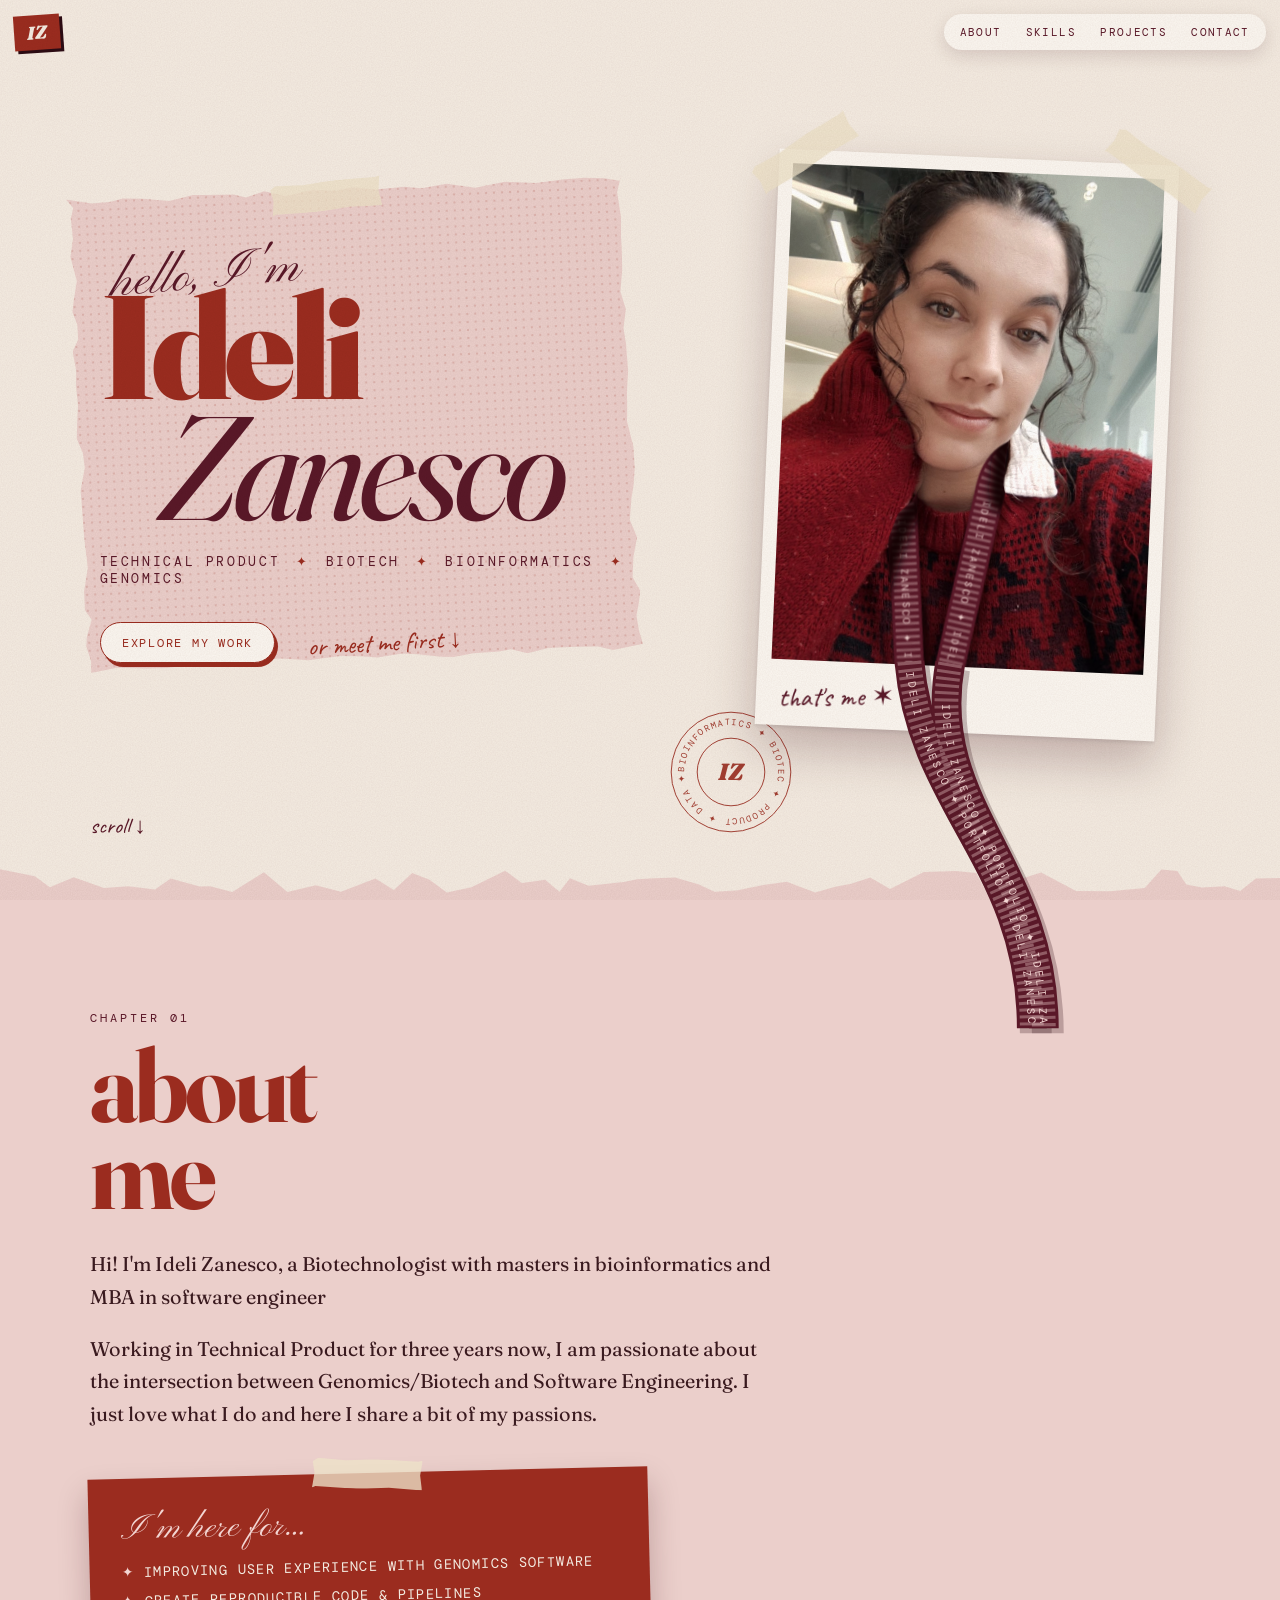
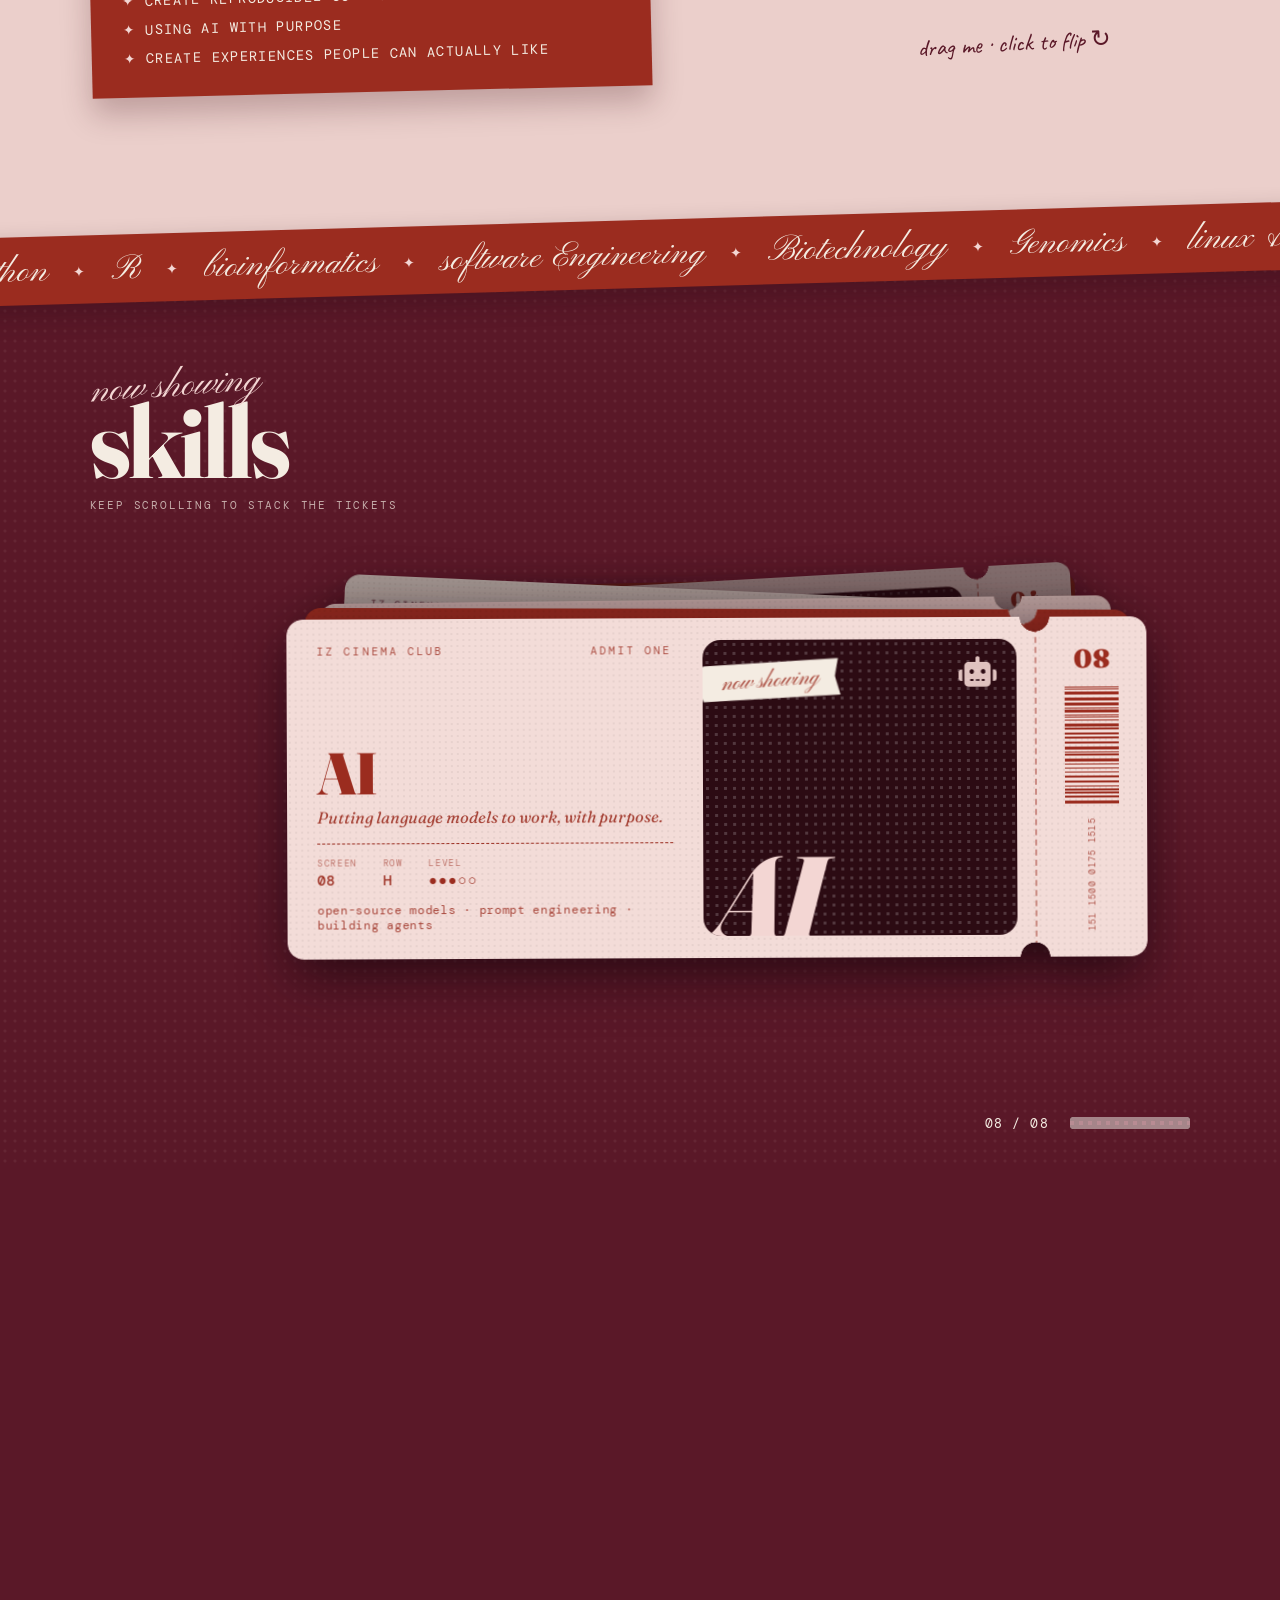
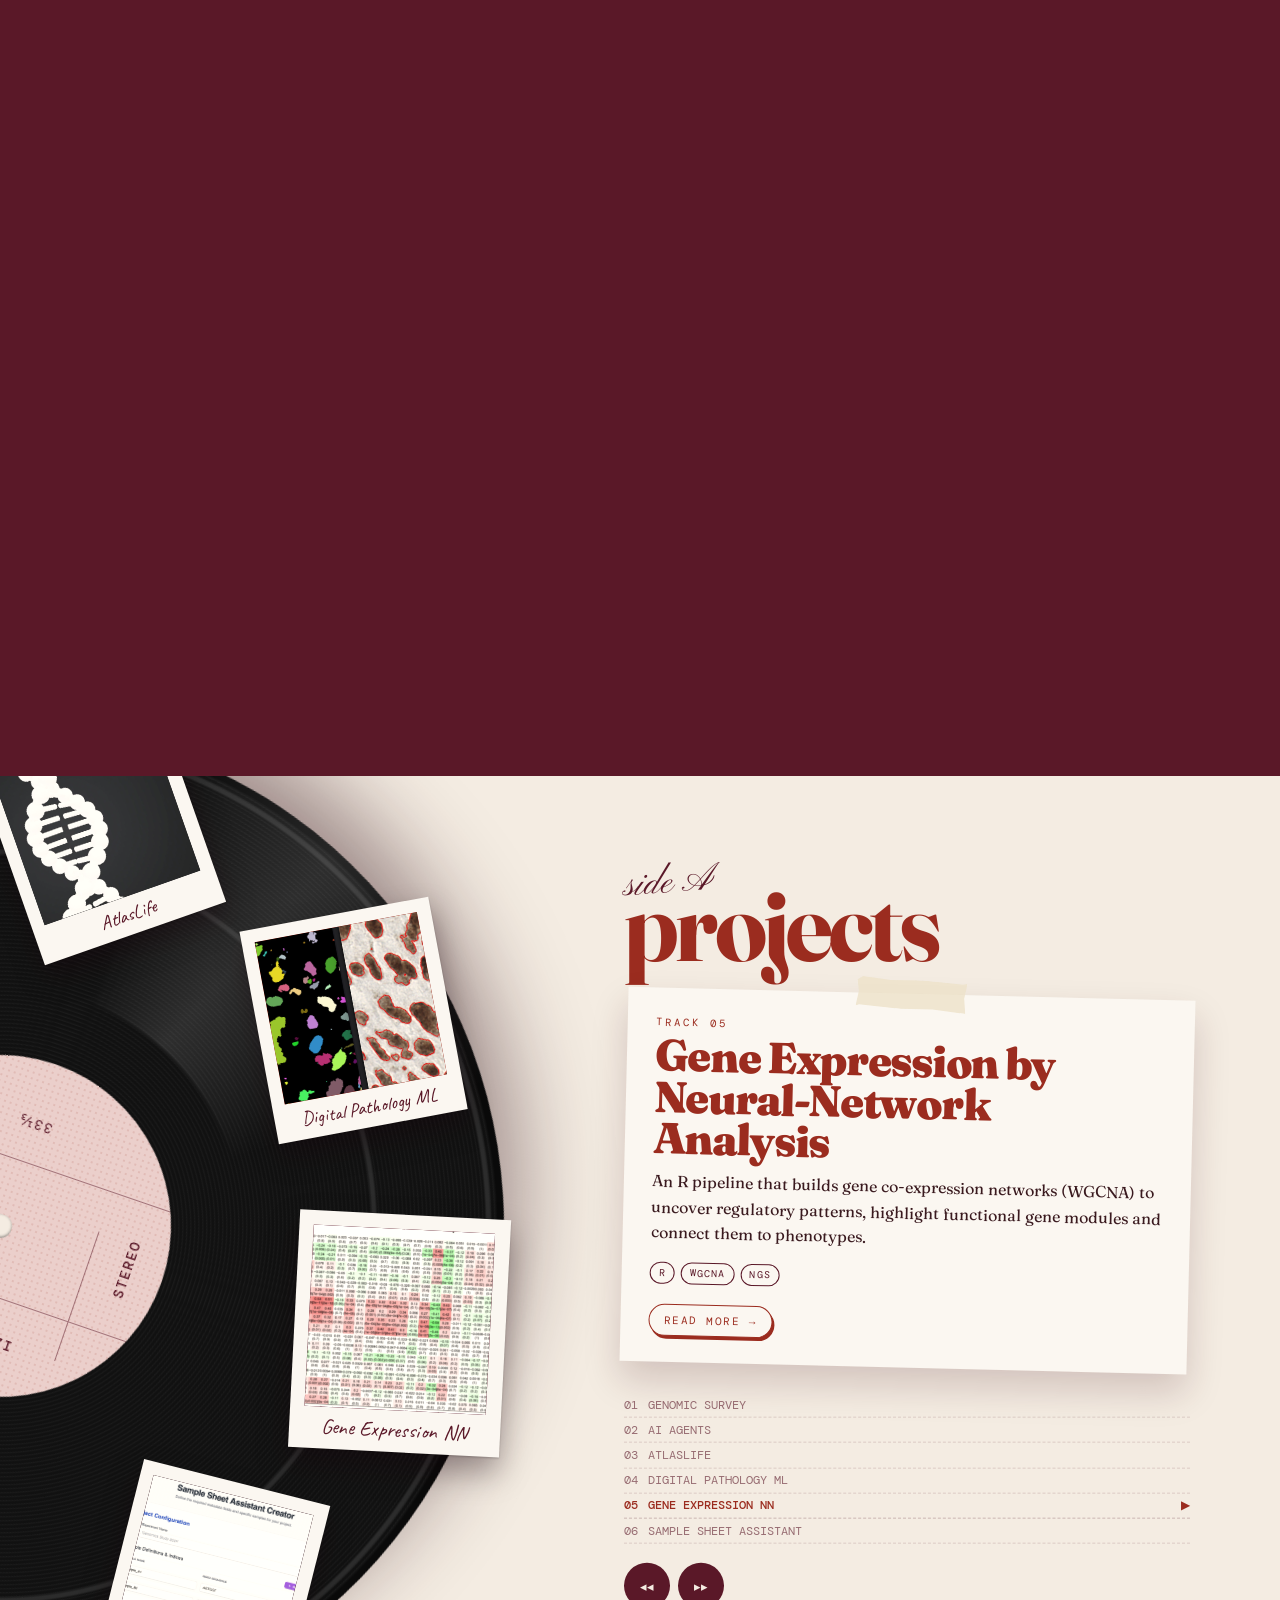
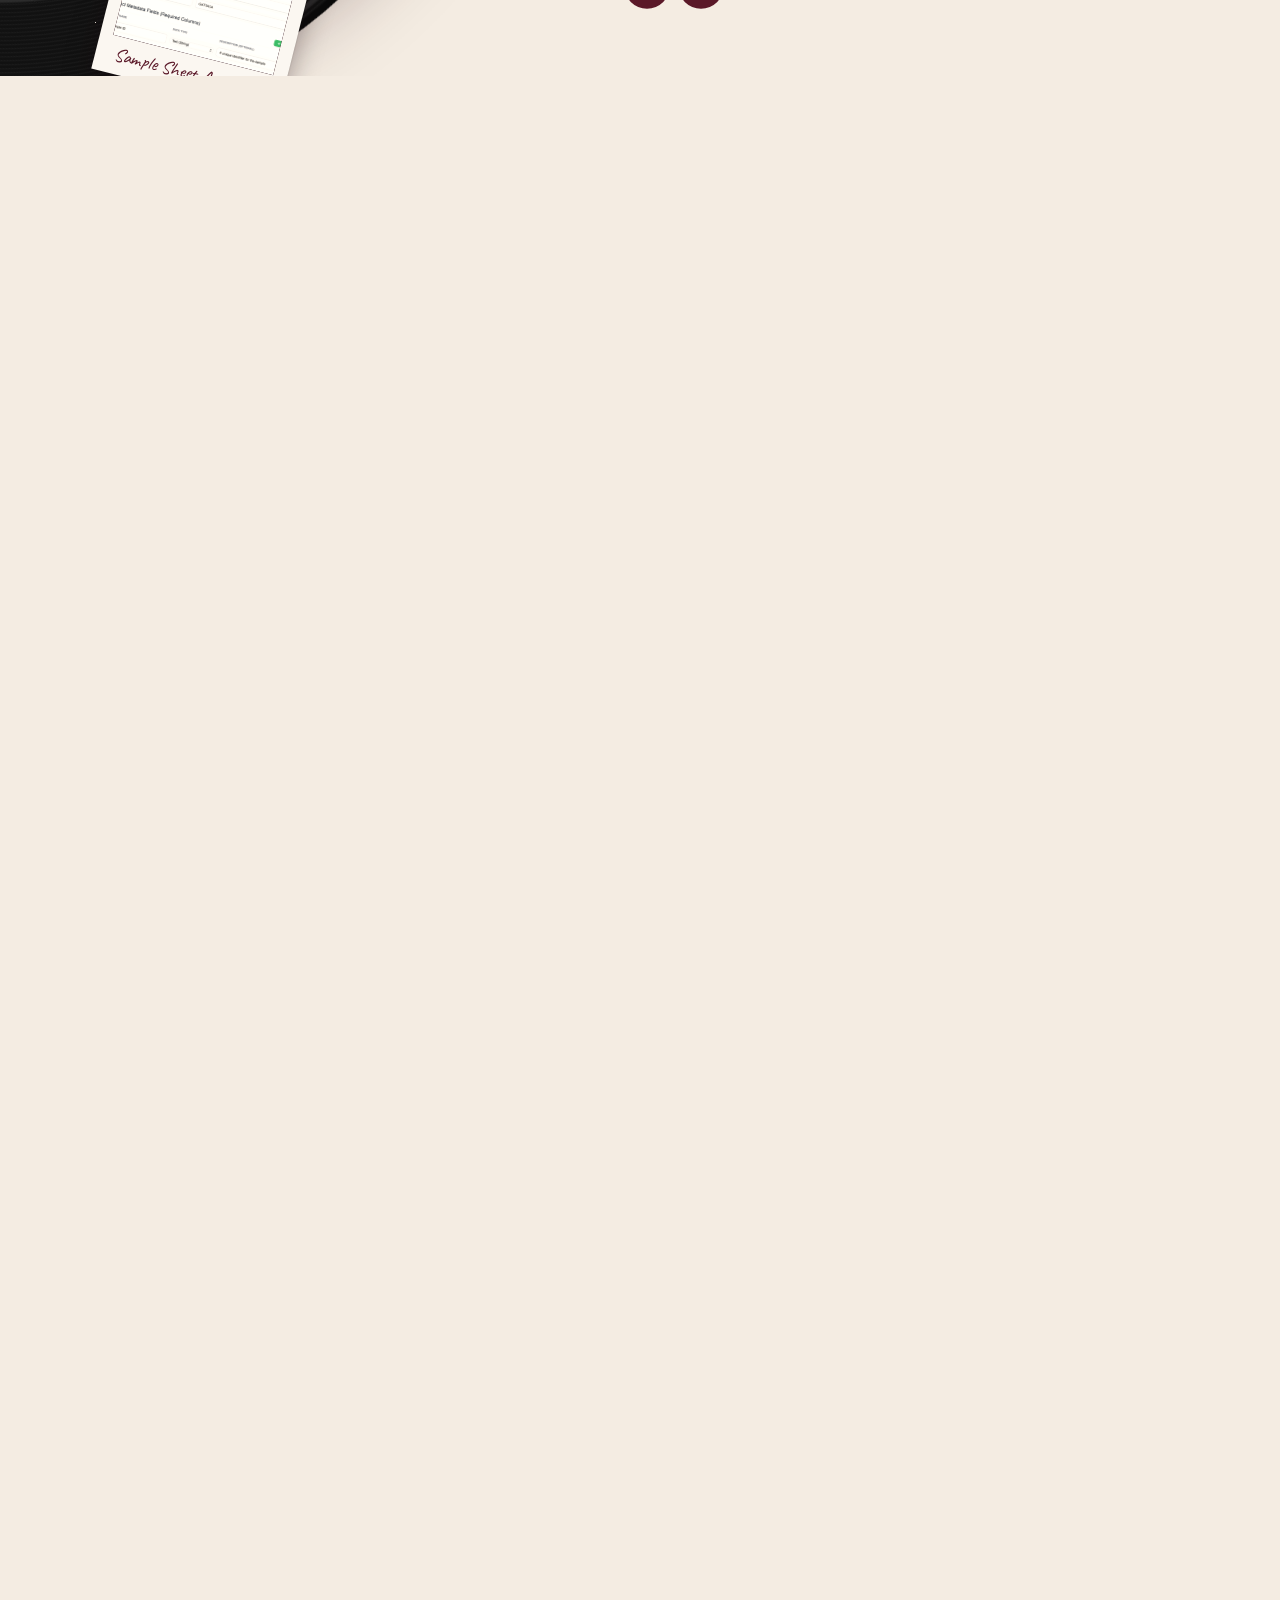
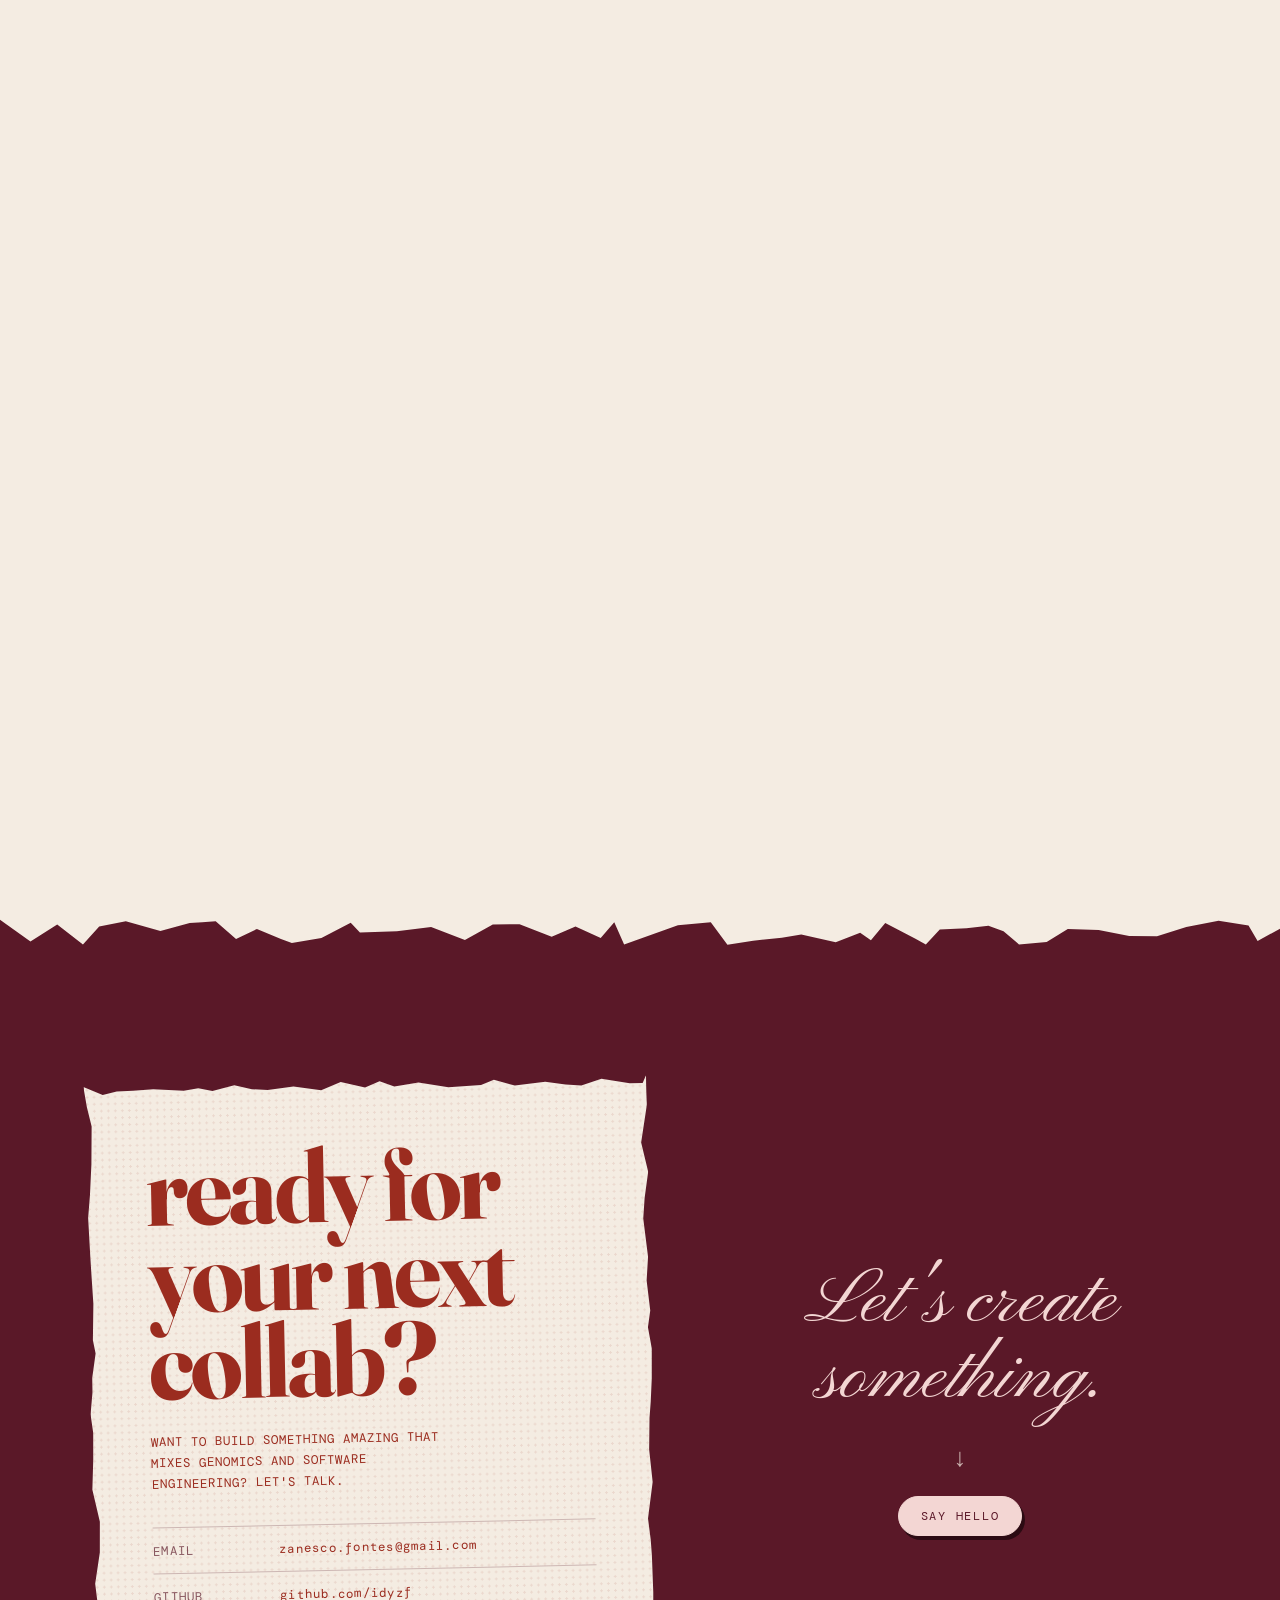
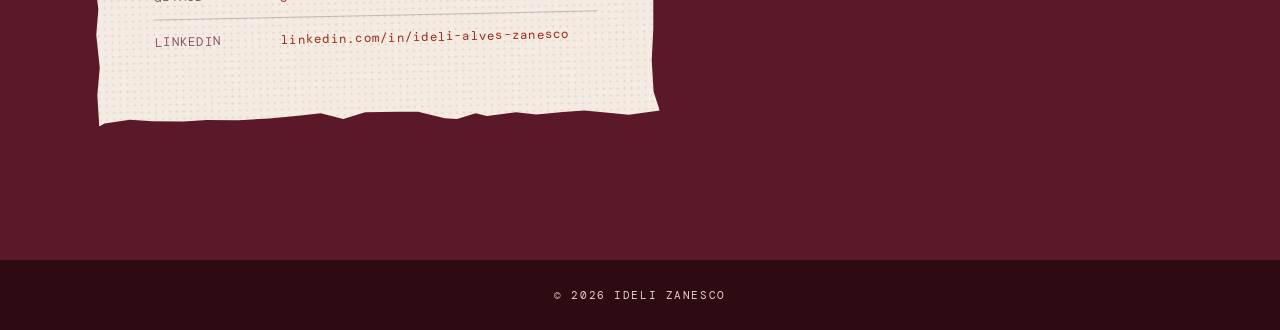
<file: index.html>
<!DOCTYPE html>
<html lang="en">
<head>
    <meta charset="UTF-8">
    <meta name="viewport" content="width=device-width, initial-scale=1.0">
    <title>Ideli Zanesco — Portfolio</title>
    <meta name="description" content="Ideli Zanesco — Technical Product Specialist">
    <link rel="preconnect" href="https://fonts.googleapis.com">
    <link rel="preconnect" href="https://fonts.gstatic.com" crossorigin>
    <link href="https://fonts.googleapis.com/css2?family=Caveat:wght@500;700&family=DM+Mono:wght@400;500&family=Fraunces:ital,opsz,wght@0,9..144,400;0,9..144,700;0,9..144,900;1,9..144,400;1,9..144,700;1,9..144,900&family=Pinyon+Script&display=swap" rel="stylesheet">
    <link rel="stylesheet" href="https://cdnjs.cloudflare.com/ajax/libs/font-awesome/6.5.1/css/all.min.css" integrity="sha512-DTOQO9RWCH3ppGqcWaEA1BIZOC6xxalwEsw9c2QQeAIftl+Vegovlnee1c9QX4TctnWMn13TZye+giMm8e2LwA==" crossorigin="anonymous" referrerpolicy="no-referrer" />
    <link rel="stylesheet" href="./styles.css">
</head>
<body>

    <header class="topbar">
        <a href="#home" class="logo">IZ</a>
        <nav>
            <a href="#about">about</a>
            <a href="#skills">skills</a>
            <a href="#projects">projects</a>
            <a href="#contact">contact</a>
        </nav>
    </header>

    <main>
        <!-- Hero + About share this zone so the lanyard can run from the photo to the 3D badge -->
        <div class="lanyard-zone">
            <svg id="lanyard" aria-hidden="true">
                <defs>
                    <path id="strapPathL" d="M0,0"></path>
                    <path id="strapPathR" d="M0,0"></path>
                </defs>
                <use href="#strapPathL" class="strap-shadow"></use>
                <use href="#strapPathR" class="strap-shadow"></use>
                <use href="#strapPathL" class="strap"></use>
                <use href="#strapPathR" class="strap"></use>
                <use href="#strapPathL" class="strap-stitch"></use>
                <use href="#strapPathR" class="strap-stitch"></use>
                <text class="strap-text" dominant-baseline="central"><textPath href="#strapPathL" startOffset="10">IDELI ZANESCO ✦ PORTFOLIO ✦ IDELI ZANESCO ✦ PORTFOLIO ✦ IDELI ZANESCO ✦ PORTFOLIO ✦ IDELI ZANESCO ✦ PORTFOLIO ✦</textPath></text>
                <text class="strap-text" dominant-baseline="central"><textPath href="#strapPathR" startOffset="40">IDELI ZANESCO ✦ PORTFOLIO ✦ IDELI ZANESCO ✦ PORTFOLIO ✦ IDELI ZANESCO ✦ PORTFOLIO ✦ IDELI ZANESCO ✦ PORTFOLIO ✦</textPath></text>
            </svg>

            <!-- 01 · HERO -->
            <section id="home" class="hero">
                <div class="hero-copy">
                    <span class="scrap scrap-pink" data-torn="all" data-seed="5"></span>
                    <span class="tape tape-hero"></span>
                    <p class="hello">hello, I'm</p>
                    <h1 class="name" aria-label="Ideli Zanesco">
                        <span class="name-line" data-split>Ideli</span>
                        <span class="name-line" data-split>Zanesco</span>
                    </h1>
                    <p class="tagline">Technical Product <i>✦</i> Biotech <i>✦</i> Bioinformatics <i>✦</i> Genomics</p>
                    <div class="hero-actions">
                        <a class="btn" href="#projects">explore my work</a>
                        <a class="hand-link" href="#about">or meet me first ↓</a>
                    </div>
                </div>

                <figure class="hero-photo">
                    <span class="tape tape-tl"></span>
                    <span class="tape tape-tr"></span>
                    <div class="photo-frame">
                        <img src="assets/ideli.jpeg" alt="Portrait of Ideli Zanesco" onerror="this.closest('.photo-frame').classList.add('no-photo')">
                        <span class="photo-fallback">your photo here<small>assets/ideli.jpeg</small></span>
                        <!-- paper straps pasted over the lanyard in the photo (coordinates are in the photo's own pixels, 899×1599) -->
                        <svg class="photo-straps" viewBox="0 0 899 1599" preserveAspectRatio="xMidYMid slice" aria-hidden="true">
                            <defs>
                                <!-- left strap comes out from under the sleeve; right strap tucks under the collar -->
                                <path id="photoStrapL" d="M281,850 L298,1000 L352,1620"></path>
                                <path id="photoStrapR" d="M660,872 Q532,858 512,960 L391,1620"></path>
                                <!-- outline of the sleeve (hand on face) and of the shirt collar -->
                                <path id="sleeveEdge" d="M330,600 L360,780 L355,900 L345,960 L322,1005 L290,1035 L270,1095 L250,1160 L225,1240 L195,1330 L120,1520"></path>
                                <path id="collarEdge" d="M562,720 L558,790 L549,850 L545,900 L543,955 L548,982 L600,990 L700,996 L899,1000"></path>
                                <filter id="softShadow" x="-20%" y="-20%" width="140%" height="140%"><feGaussianBlur stdDeviation="9"></feGaussianBlur></filter>
                                <filter id="edgeShadow" x="-50%" y="-50%" width="200%" height="200%"><feGaussianBlur stdDeviation="11"></feGaussianBlur></filter>
                                <mask id="clothesMask" maskUnits="userSpaceOnUse" x="0" y="0" width="899" height="1599">
                                    <rect width="899" height="1599" fill="#fff"></rect>
                                    <path d="M0,600 L330,600 L360,780 L355,900 L345,960 L322,1005 L290,1035 L270,1095 L250,1160 L225,1240 L195,1330 L120,1520 L0,1520 Z" fill="#000"></path>
                                    <path d="M562,700 L899,700 L899,1000 L700,996 L600,990 L548,982 L543,955 L545,900 L549,850 L558,790 Z" fill="#000"></path>
                                </mask>
                                <mask id="onStraps" maskUnits="userSpaceOnUse" x="0" y="0" width="899" height="1599">
                                    <use href="#photoStrapL" class="ps-maskstroke"></use>
                                    <use href="#photoStrapR" class="ps-maskstroke"></use>
                                </mask>
                            </defs>
                            <g mask="url(#clothesMask)">
                                <use href="#photoStrapL" class="ps-shadow" filter="url(#softShadow)"></use>
                                <use href="#photoStrapR" class="ps-shadow" filter="url(#softShadow)"></use>
                                <use href="#photoStrapL" class="ps"></use>
                                <use href="#photoStrapR" class="ps"></use>
                                <use href="#photoStrapL" class="ps-stitch"></use>
                                <use href="#photoStrapR" class="ps-stitch"></use>
                                <text class="ps-text" dominant-baseline="central"><textPath href="#photoStrapL" startOffset="200">IDELI ZANESCO ✦ IDELI ZANESCO ✦ IDELI ZANESCO ✦</textPath></text>
                                <text class="ps-text" dominant-baseline="central"><textPath href="#photoStrapR" startOffset="230">IDELI ZANESCO ✦ IDELI ZANESCO ✦ IDELI ZANESCO ✦</textPath></text>
                                <!-- shadow the sleeve and collar cast onto the straps -->
                                <g mask="url(#onStraps)">
                                    <g filter="url(#edgeShadow)">
                                        <use href="#sleeveEdge" class="ps-edge" transform="translate(20 8)"></use>
                                        <use href="#collarEdge" class="ps-edge" transform="translate(-12 16)"></use>
                                    </g>
                                </g>
                            </g>
                        </svg>
                        <span class="photo-anchor"></span>
                        <span class="photo-anchor"></span>
                    </div>
                    <figcaption>that's me ✶</figcaption>
                </figure>

                <svg class="stamp" viewBox="0 0 200 200" aria-hidden="true">
                    <defs><path id="stampCircle" d="M100,100 m-72,0 a72,72 0 1,1 144,0 a72,72 0 1,1 -144,0"></path></defs>
                    <circle cx="100" cy="100" r="92" class="stamp-ring"></circle>
                    <circle cx="100" cy="100" r="52" class="stamp-ring"></circle>
                    <text class="stamp-text"><textPath href="#stampCircle">BIOINFORMATICS ✦ BIOTEC ✦ PRODUCT ✦ DATA ✦</textPath></text>
                    <text x="100" y="112" text-anchor="middle" class="stamp-center">IZ</text>
                </svg>

                <p class="scroll-note">scroll ↓</p>
            </section>

            <!-- 02 · ABOUT -->
            <section id="about" class="about">
                <div class="tear" data-seed="7"></div>

                <div class="about-copy">
                    <p class="kicker reveal">chapter 01</p>
                    <h2 class="h-section reveal">About<br>me</h2>
                    <p class="reveal">Hi! I'm Ideli Zanesco, a Biotechnologist with masters in bioinformatics and MBA in software engineer</p>
                    <p class="reveal">Working in Technical Product for three years now, I am passionate about the intersection between Genomics/Biotech and Software Engineering. I just love what I do and here I share a bit of my passions.</p>

                    <div class="here-for reveal">
                        <span class="tape tape-card"></span>
                        <p class="script">I'm here for…</p>
                        <ul>
                            <li>Improving user experience with genomics software</li>
                            <li>Create reproducible code &amp; pipelines</li>
                            <li>using AI with purpose</li>
                            <li>Create experiences people can actually like</li>
                        </ul>
                    </div>
                </div>

                <div class="badge-stage">
                    <span class="badge-anchor"></span>
                    <div class="badge" tabindex="0" role="button" aria-label="Interactive badge. Press to flip.">
                        <span class="badge-clip"></span>
                        <div class="badge-face badge-front">
                            <span class="badge-slot"></span>
                            <div class="badge-head"><span>portfolio pass</span><span>№ 0001</span></div>
                            <div class="badge-photo">
                                <img src="foto1.jpeg" alt="" onerror="this.parentElement.classList.add('no-photo')">
                                <span class="badge-initials">IZ</span>
                            </div>
                            <p class="badge-name">Ideli<br><em>Zanesco</em></p>
                            <p class="badge-role">Technical Product · Biotech</p>
                            <div class="badge-foot">
                                <div class="barcode" data-seed="3"></div>
                                <span class="badge-stamp">all<br>access</span>
                            </div>
                            <span class="badge-glare"></span>
                        </div>
                        <div class="badge-face badge-back">
                            <span class="badge-slot"></span>
                            <p class="script">thanks for<br>stopping by</p>
                            <dl class="badge-facts">
                                <div><dt>role</dt><dd>technical product</dd></div>
                                <div><dt>also</dt><dd>Biotech &amp; Bioinformatics</dd></div>
                                <div><dt>loves</dt><dd>code, software, genomics</dd></div>
                                <div><dt>status</dt><dd>open to collabs </dd></div>
                            </dl>
                            <div class="qr" data-seed="9"></div>
                            <span class="badge-glare"></span>
                        </div>
                    </div>
                    <p class="badge-hint">drag me · click to flip ↻</p>
                </div>
            </section>
        </div>

        <div class="marquee" aria-hidden="true">
            <div class="marquee-track">
                <span>python</span><i>✦</i><span>R</span><i>✦</i><span>bioinformatics</span><i>✦</i><span>software Engineering</span><i>✦</i><span>Biotechnology</span><i>✦</i><span>Genomics</span><i>✦</i><span>linux &amp; git</span><i>✦</i>
                <span>python</span><i>✦</i><span>R</span><i>✦</i><span>bioinformatics</span><i>✦</i><span>software Engineering</span><i>✦</i><span>Biotechnology</span><i>✦</i><span>Genomics</span><i>✦</i><span>linux &amp; git</span><i>✦</i>
            </div>
        </div>

        <!-- 03 · SKILLS (tickets are built from the SKILLS list in script.js) -->
        <section id="skills" class="skills">
            <div class="skills-sticky">
                <div class="skills-head">
                    <p class="script">now showing</p>
                    <h2 class="h-section">skills</h2>
                    <p class="mono-note">keep scrolling to stack the tickets</p>
                </div>
                <div class="ticket-stack" id="ticketStack"></div>
                <div class="skills-counter">
                    <span id="ticketNow">01</span> / <span id="ticketTotal">01</span>
                    <span class="film"><span id="ticketBar"></span></span>
                </div>
            </div>
        </section>

        <!-- 04 · PROJECTS (polaroids are built from the PROJECTS list in script.js) -->
        <section id="projects" class="projects">
            <div class="projects-sticky">
                <div class="vinyl-stage">
                    <div class="vinyl" id="vinyl">
                        <div class="vinyl-label">
                            <span class="lbl-top">IZ RECORDS</span>
                            <span class="lbl-side">side A</span>
                            <span class="lbl-stereo">STEREO</span>
                            <span class="lbl-rpm">33⅓</span>
                        </div>
                    </div>
                    <div class="vinyl-shine"></div>
                    <div class="rim" id="rim"></div>
                </div>

                <aside class="now-playing">
                    <p class="script">side A</p>
                    <h2 class="h-section">projects</h2>
                    <div class="np-card" id="npCard">
                        <span class="tape tape-card"></span>
                        <p class="np-meta"><span id="npNum">track 01</span><span id="npYear"></span></p>
                        <h3 id="npTitle"></h3>
                        <p id="npDesc"></p>
                        <ul class="tags" id="npTags"></ul>
                        <a id="npLink" class="btn btn-small" target="_blank" rel="noopener">open project ↗</a>
                        <p class="np-note" id="npNote"></p>
                    </div>
                    <ol class="tracklist" id="tracklist"></ol>
                    <div class="np-controls">
                        <button type="button" id="prevTrack" aria-label="Previous project">◂◂</button>
                        <button type="button" id="nextTrack" aria-label="Next project">▸▸</button>
                    </div>
                </aside>
            </div>
        </section>

        <!-- 05 · CONTACT -->
        <section id="contact" class="contact">
            <div class="tear" data-seed="21"></div>
            <div class="contact-sheet reveal" data-torn="all" data-seed="33">
                <h2 class="h-section">ready for<br>your next<br>collab?</h2>
                <p class="contact-lede">Want to build something amazing that mixes genomics and software engineering? Let's talk.</p>
                <dl class="contact-rows">
                    <div><dt>email</dt><dd><a href="mailto:zanesco.fontes@gmail.com">zanesco.fontes@gmail.com</a></dd></div>
                    <div><dt>github</dt><dd><a href="https://github.com/idyzf" target="_blank" rel="noopener">github.com/idyzf</a></dd></div>
                    <div><dt>linkedin</dt><dd><a href="https://www.linkedin.com/in/ideli-alves-zanesco-3bb949159/" target="_blank" rel="noopener">linkedin.com/in/ideli-alves-zanesco</a></dd></div>
                </dl>
            </div>
            <div class="contact-right reveal">
                <p class="script big">Let's create<br>something.</p>
                <p class="arrow">↓</p>
                <a class="btn btn-light" href="mailto:zanesco.fontes@gmail.com">say hello</a>
            </div>
        </section>
    </main>

    <footer>
        <p>© <span id="year">2026</span> Ideli Zanesco </p>
    </footer>

    <script src="./script.js"></script>
</body>
</html>
</file>
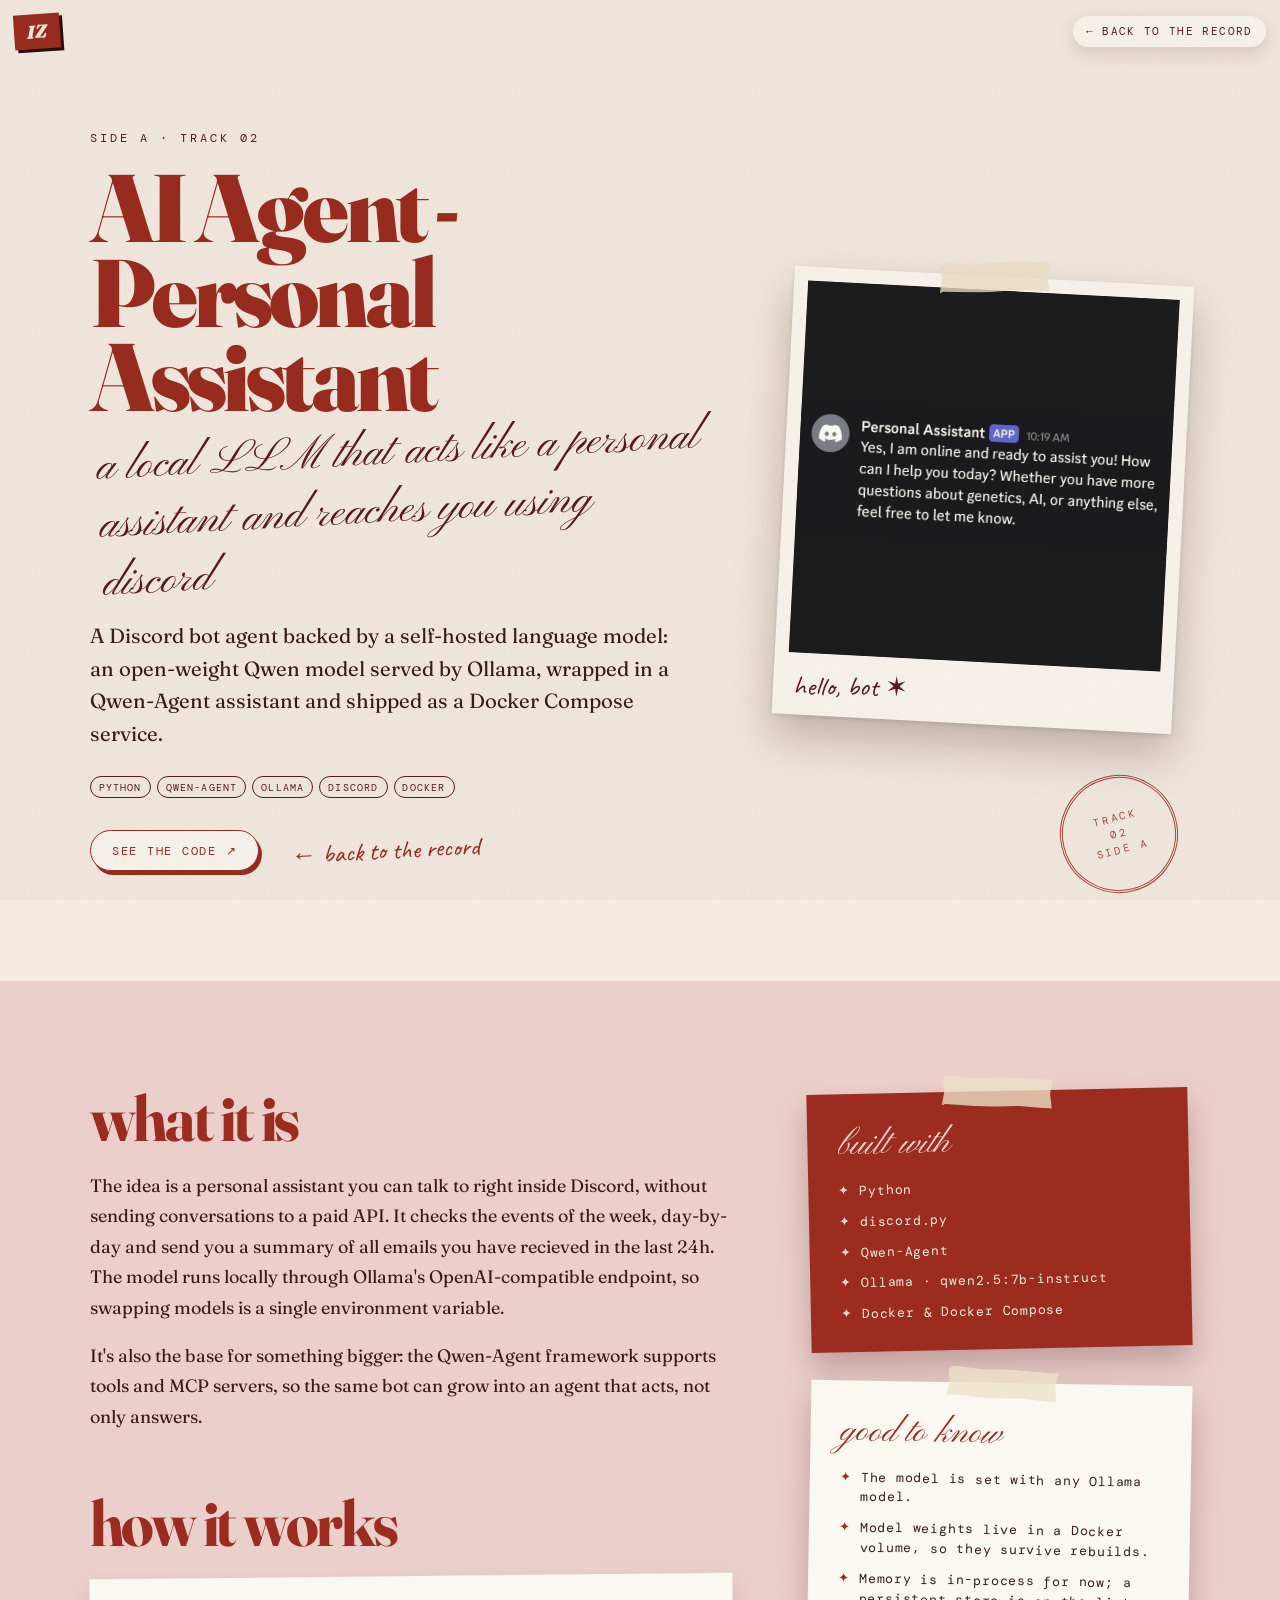
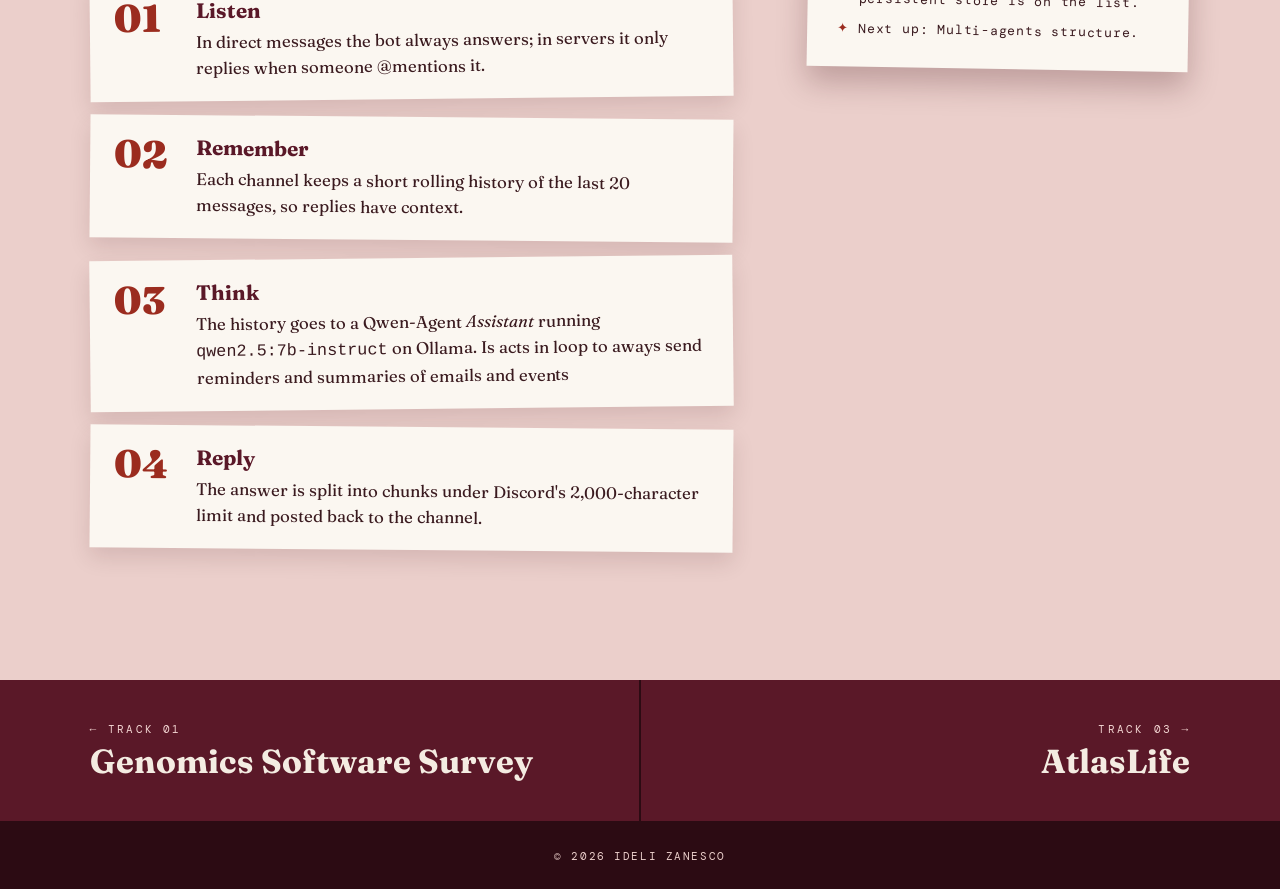
<file: projects/ai-agents.html>
<!DOCTYPE html>
<html lang="en">
<head>
    <meta charset="UTF-8">
    <meta name="viewport" content="width=device-width, initial-scale=1.0">
    <title>AI Agents — Ideli Zanesco</title>
    <meta name="description" content="A Discord bot powered by a self-hosted Qwen model running on Ollama.">
    <link rel="preconnect" href="https://fonts.googleapis.com">
    <link rel="preconnect" href="https://fonts.gstatic.com" crossorigin>
    <link href="https://fonts.googleapis.com/css2?family=Caveat:wght@500;700&family=DM+Mono:wght@400;500&family=Fraunces:ital,opsz,wght@0,9..144,400;0,9..144,700;0,9..144,900;1,9..144,400;1,9..144,700;1,9..144,900&family=Pinyon+Script&display=swap" rel="stylesheet">
    <link rel="stylesheet" href="../styles.css">
    <link rel="stylesheet" href="./project.css">
</head>
<body>

    <header class="topbar">
        <a href="../index.html" class="logo">IZ</a>
        <a href="../index.html#projects" class="pp-back">← back to the record</a>
    </header>

    <main>

        <section class="pp-hero">
            <div class="pp-hero-copy">
                <p class="pp-kicker">side A · track 02</p>
                <h1 class="pp-title">AI Agent - Personal Assistant</h1>
                <p class="pp-tagline">a local LLM that acts like a personal assistant and reaches you using discord</p>
                <p class="pp-lede">A Discord bot agent backed by a self-hosted language model: an open-weight Qwen model served by Ollama, wrapped in a Qwen-Agent assistant and shipped as a Docker Compose service.</p>
                <ul class="tags"><li>Python</li><li>Qwen-Agent</li><li>Ollama</li><li>Discord</li><li>Docker</li></ul>
                <div class="pp-actions"><a class="btn" href="https://github.com/idyzf/AI-Agents" target="_blank" rel="noopener">see the code ↗</a><a class="hand-link" href="../index.html#projects">← back to the record</a></div>
            </div>
            <figure class="pp-polaroid">
                <span class="tape"></span>
                <div class="pp-cover" style="--pc:#1B1B1F"><span class="pp-glyph">AI</span><img src="../assets/projects/ai-agents.png" alt="Screenshot of AI Agents" style="object-fit:contain;object-position:center;background:#1B1B1F"></div>
                <figcaption>hello, bot ✶</figcaption>
            </figure>
            <span class="pp-stamp" aria-hidden="true">track<br>02<br>side A</span>
        </section>

        <section class="pp-body">
            <div class="pp-col">
                <h2 class="h-section">what it is</h2>
                <p>The idea is a personal assistant you can talk to right inside Discord, without sending conversations to a paid API. It checks the events of the week, day-by-day and send you a summary of all emails you have recieved in the last 24h. The model runs locally through Ollama's OpenAI-compatible endpoint, so swapping models is a single environment variable.</p><p>It's also the base for something bigger: the Qwen-Agent framework supports tools and MCP servers, so the same bot can grow into an agent that acts, not only answers.</p>
                <h2 class="h-section">how it works</h2>
                <ol class="pp-steps"><li><b>Listen</b><span>In direct messages the bot always answers; in servers it only replies when someone @mentions it.</span></li><li><b>Remember</b><span>Each channel keeps a short rolling history of the last 20 messages, so replies have context.</span></li><li><b>Think</b><span>The history goes to a Qwen-Agent <em>Assistant</em> running <code>qwen2.5:7b-instruct</code> on Ollama. Is acts in loop to aways send reminders and summaries of emails and events</span></li><li><b>Reply</b><span>The answer is split into chunks under Discord's 2,000-character limit and posted back to the channel.</span></li></ol>
            </div>
            <aside class="pp-side">
                <div class="pp-note">
                    <span class="tape"></span>
                    <p class="script">built with</p>
                    <ul><li>Python</li><li>discord.py</li><li>Qwen-Agent</li><li>Ollama · qwen2.5:7b-instruct</li><li>Docker &amp; Docker Compose</li></ul>
                </div>
                <div class="pp-note pp-note--paper">
                    <span class="tape"></span>
                    <p class="script">good to know</p>
                    <ul><li>The model is set with any Ollama model.</li><li>Model weights live in a Docker volume, so they survive rebuilds.</li><li>Memory is in-process for now; a persistent store is on the list.</li><li>Next up: Multi-agents structure.</li></ul>
                </div>
            </aside>
        </section>

        <nav class="pp-next" aria-label="More projects">
            <a href="https://idyzf.github.io/GS_Survey/"><small>← track 01</small><strong>Genomics Software Survey</strong></a>
            <a href="atlaslife.html"><small>track 03 →</small><strong>AtlasLife</strong></a>
        </nav>
    </main>

    <footer>
        <p>© 2026 Ideli Zanesco</p>
    </footer>
</body>
</html>
</file>
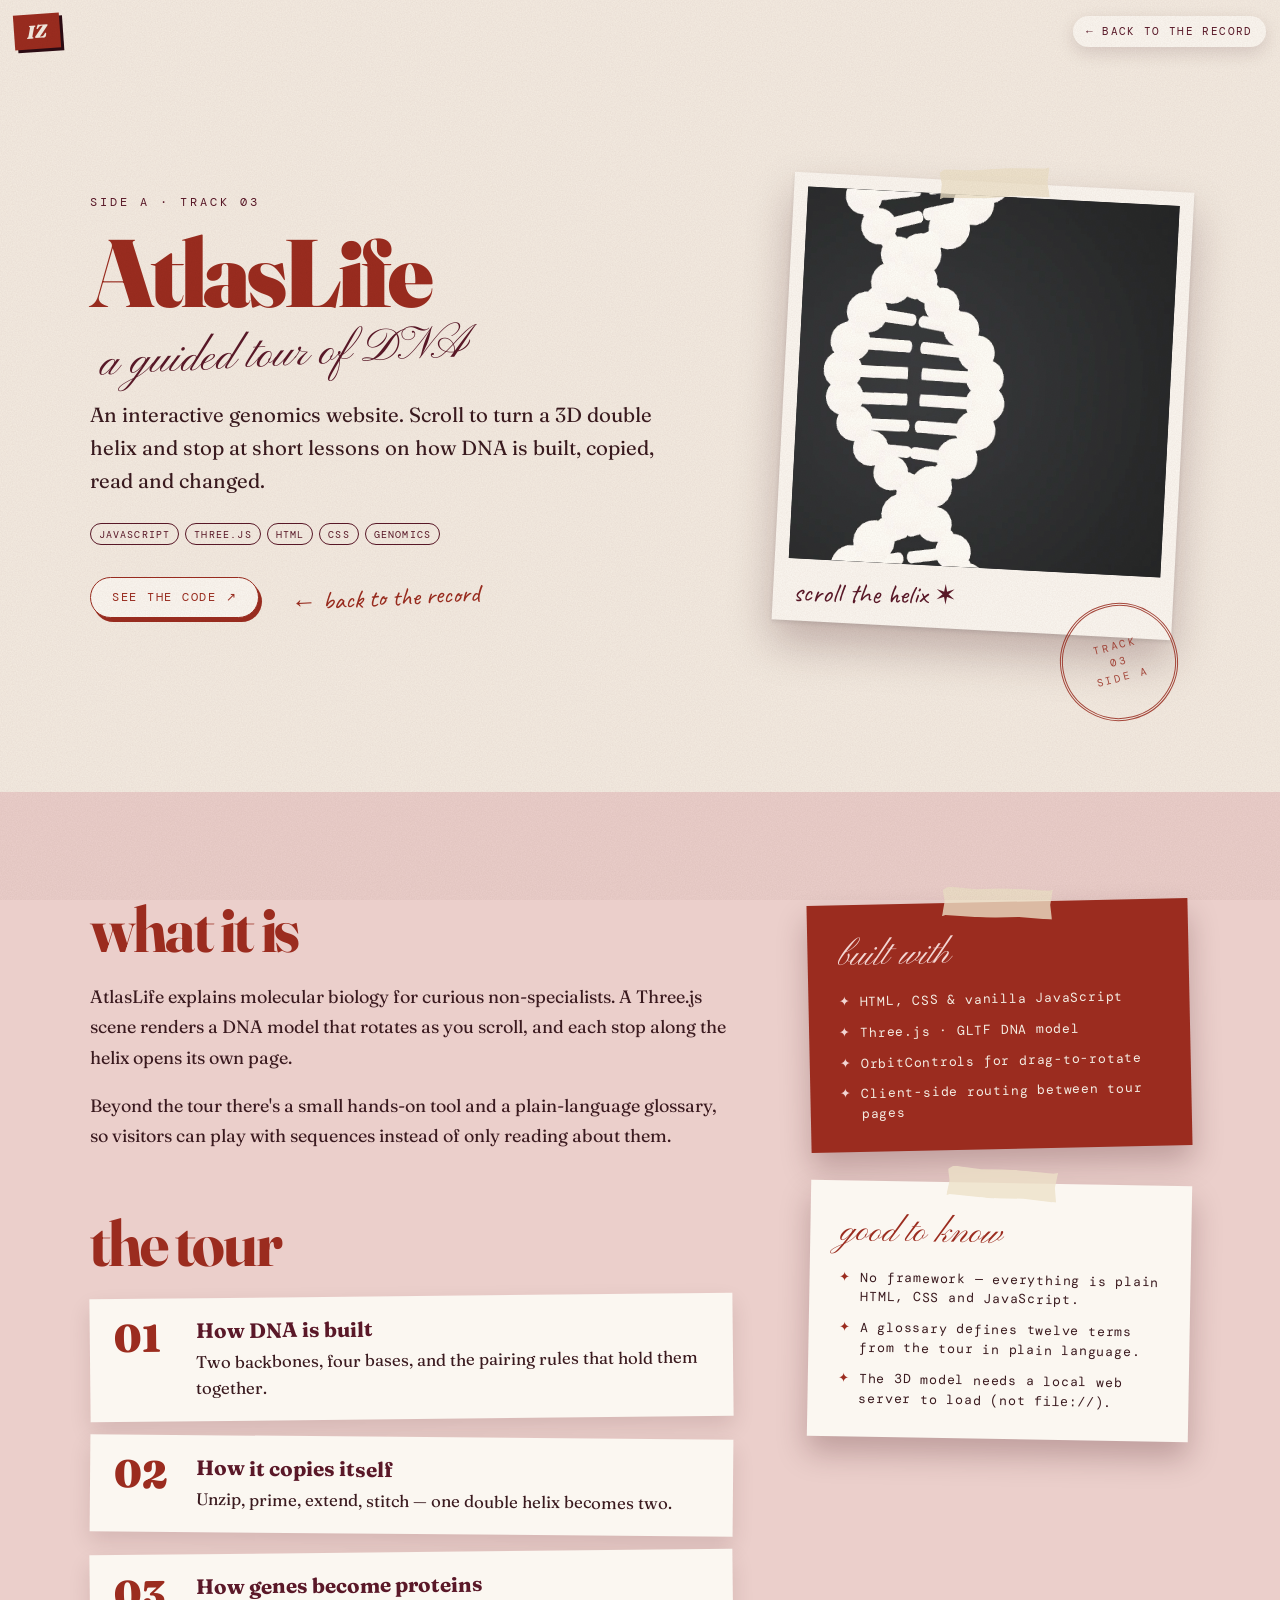
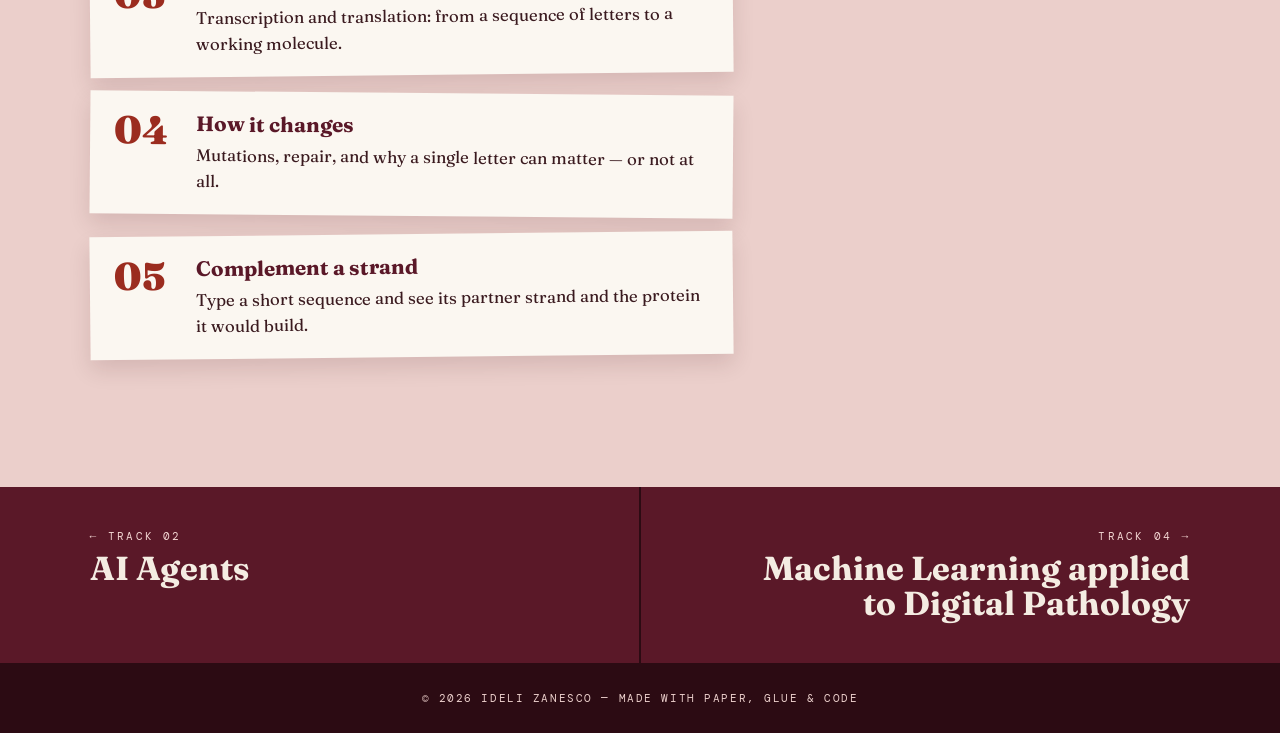
<file: projects/atlaslife.html>
<!DOCTYPE html>
<html lang="en">
<head>
    <meta charset="UTF-8">
    <meta name="viewport" content="width=device-width, initial-scale=1.0">
    <title>AtlasLife — Ideli Zanesco</title>
    <meta name="description" content="An interactive genomics website: a 3D DNA helix that turns as you scroll, with short lessons along the way.">
    <link rel="preconnect" href="https://fonts.googleapis.com">
    <link rel="preconnect" href="https://fonts.gstatic.com" crossorigin>
    <link href="https://fonts.googleapis.com/css2?family=Caveat:wght@500;700&family=DM+Mono:wght@400;500&family=Fraunces:ital,opsz,wght@0,9..144,400;0,9..144,700;0,9..144,900;1,9..144,400;1,9..144,700;1,9..144,900&family=Pinyon+Script&display=swap" rel="stylesheet">
    <link rel="stylesheet" href="../styles.css">
    <link rel="stylesheet" href="./project.css">
</head>
<body>

    <header class="topbar">
        <a href="../index.html" class="logo">IZ</a>
        <a href="../index.html#projects" class="pp-back">← back to the record</a>
    </header>

    <main>

        <section class="pp-hero">
            <div class="pp-hero-copy">
                <p class="pp-kicker">side A · track 03</p>
                <h1 class="pp-title">AtlasLife</h1>
                <p class="pp-tagline">a guided tour of DNA</p>
                <p class="pp-lede">An interactive genomics website. Scroll to turn a 3D double helix and stop at short lessons on how DNA is built, copied, read and changed.</p>
                <ul class="tags"><li>JavaScript</li><li>Three.js</li><li>HTML</li><li>CSS</li><li>Genomics</li></ul>
                <div class="pp-actions"><a class="btn" href="https://github.com/idyzf/AtlasLife" target="_blank" rel="noopener">see the code ↗</a><a class="hand-link" href="../index.html#projects">← back to the record</a></div>
            </div>
            <figure class="pp-polaroid">
                <span class="tape"></span>
                <div class="pp-cover" style="--pc:#1F1F21"><span class="pp-glyph">DNA</span><img src="../assets/projects/atlaslife.webp" alt="Screenshot of AtlasLife" style="object-fit:cover;object-position:12% center;background:#1F1F21"></div>
                <figcaption>scroll the helix ✶</figcaption>
            </figure>
            <span class="pp-stamp" aria-hidden="true">track<br>03<br>side A</span>
        </section>

        <section class="pp-body">
            <div class="pp-col">
                <h2 class="h-section">what it is</h2>
                <p>AtlasLife explains molecular biology for curious non-specialists. A Three.js scene renders a DNA model that rotates as you scroll, and each stop along the helix opens its own page.</p><p>Beyond the tour there's a small hands-on tool and a plain-language glossary, so visitors can play with sequences instead of only reading about them.</p>
                <h2 class="h-section">the tour</h2>
                <ol class="pp-steps"><li><b>How DNA is built</b><span>Two backbones, four bases, and the pairing rules that hold them together.</span></li><li><b>How it copies itself</b><span>Unzip, prime, extend, stitch — one double helix becomes two.</span></li><li><b>How genes become proteins</b><span>Transcription and translation: from a sequence of letters to a working molecule.</span></li><li><b>How it changes</b><span>Mutations, repair, and why a single letter can matter — or not at all.</span></li><li><b>Complement a strand</b><span>Type a short sequence and see its partner strand and the protein it would build.</span></li></ol>
            </div>
            <aside class="pp-side">
                <div class="pp-note">
                    <span class="tape"></span>
                    <p class="script">built with</p>
                    <ul><li>HTML, CSS &amp; vanilla JavaScript</li><li>Three.js · GLTF DNA model</li><li>OrbitControls for drag-to-rotate</li><li>Client-side routing between tour pages</li></ul>
                </div>
                <div class="pp-note pp-note--paper">
                    <span class="tape"></span>
                    <p class="script">good to know</p>
                    <ul><li>No framework — everything is plain HTML, CSS and JavaScript.</li><li>A glossary defines twelve terms from the tour in plain language.</li><li>The 3D model needs a local web server to load (not <code>file://</code>).</li></ul>
                </div>
            </aside>
        </section>

        <nav class="pp-next" aria-label="More projects">
            <a href="ai-agents.html"><small>← track 02</small><strong>AI Agents</strong></a>
            <a href="digital-pathology.html"><small>track 04 →</small><strong>Machine Learning applied to Digital Pathology</strong></a>
        </nav>
    </main>

    <footer>
        <p>© 2026 Ideli Zanesco — made with paper, glue &amp; code</p>
    </footer>
</body>
</html>
</file>
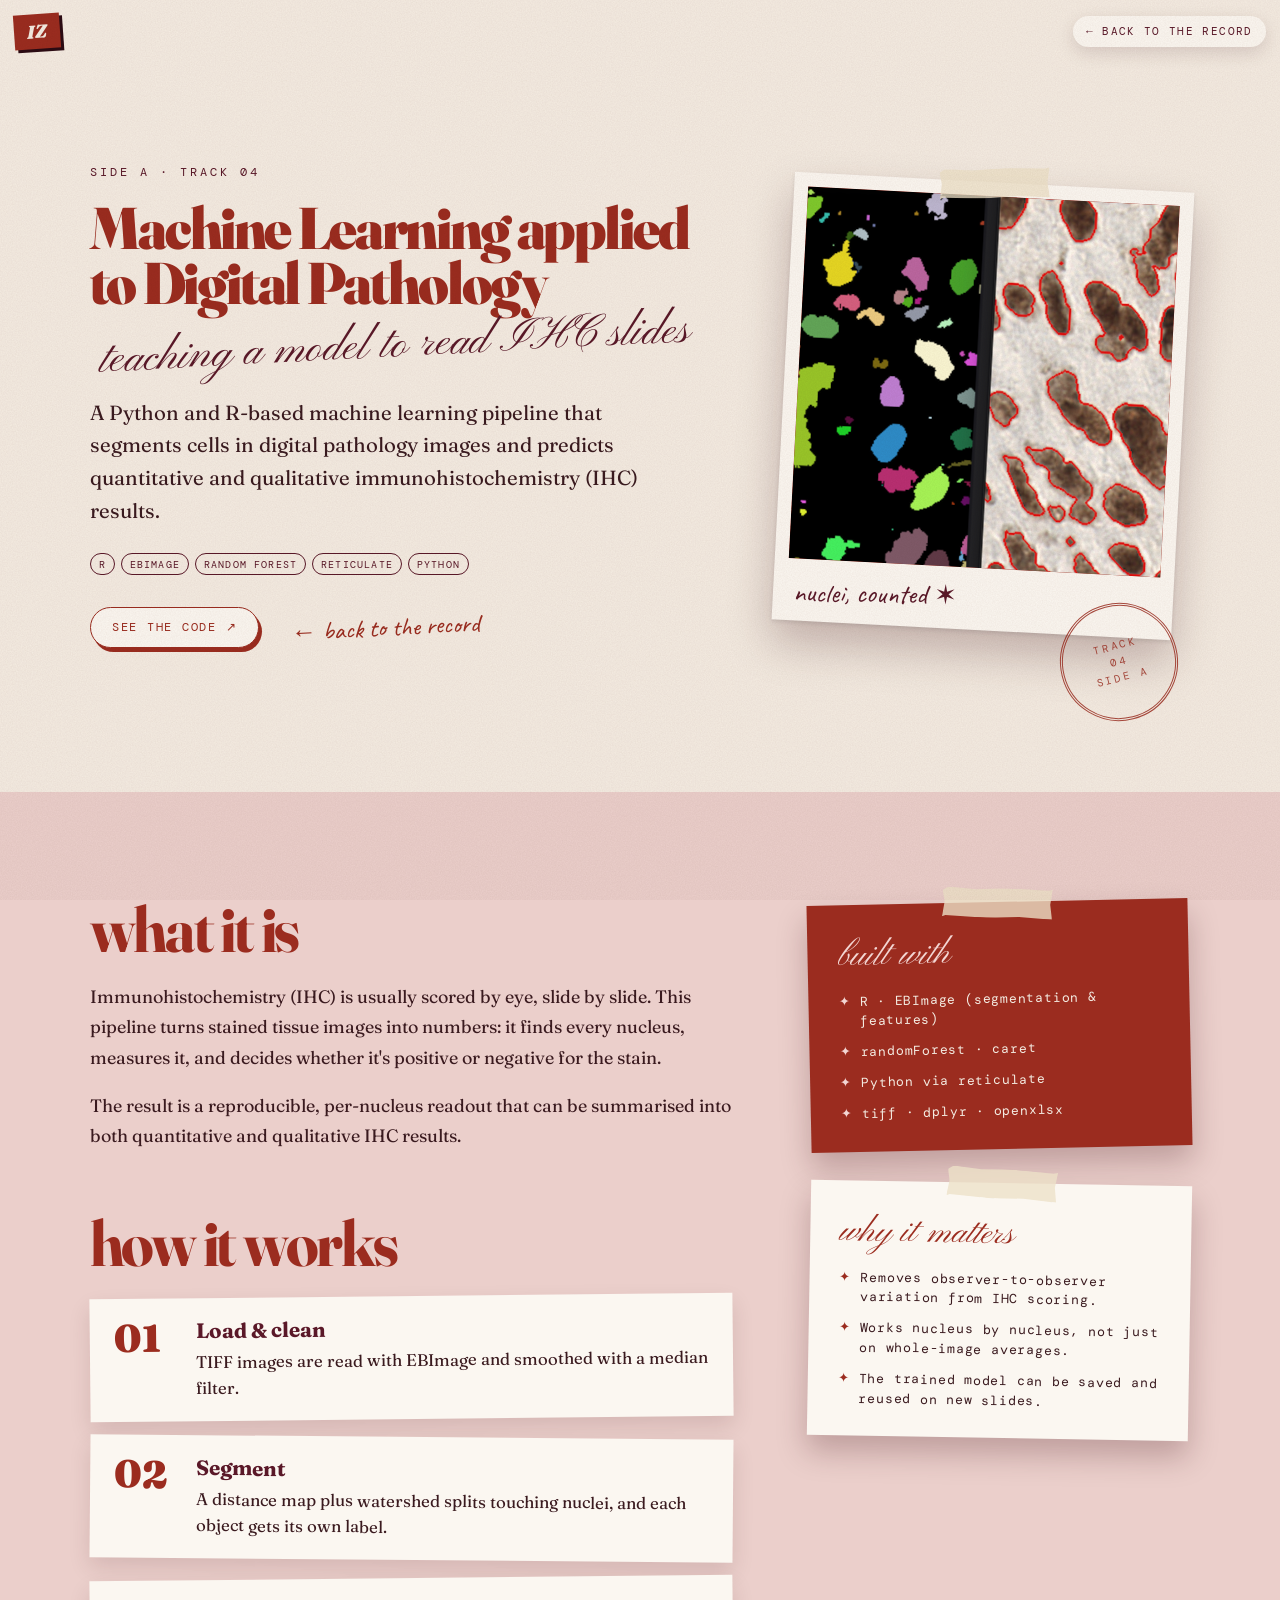
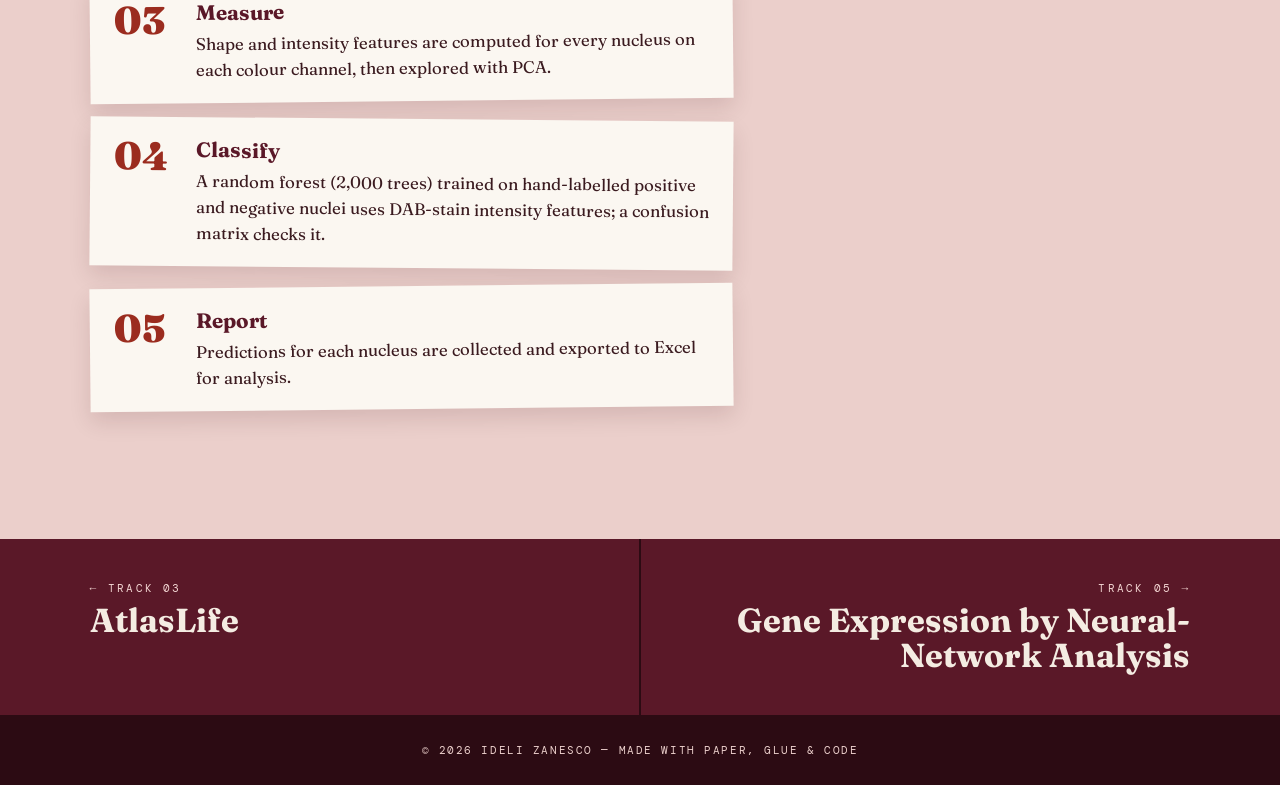
<file: projects/digital-pathology.html>
<!DOCTYPE html>
<html lang="en">
<head>
    <meta charset="UTF-8">
    <meta name="viewport" content="width=device-width, initial-scale=1.0">
    <title>Machine Learning applied to Digital Pathology — Ideli Zanesco</title>
    <meta name="description" content="An R and Python pipeline that segments cells in pathology images and predicts IHC results.">
    <link rel="preconnect" href="https://fonts.googleapis.com">
    <link rel="preconnect" href="https://fonts.gstatic.com" crossorigin>
    <link href="https://fonts.googleapis.com/css2?family=Caveat:wght@500;700&family=DM+Mono:wght@400;500&family=Fraunces:ital,opsz,wght@0,9..144,400;0,9..144,700;0,9..144,900;1,9..144,400;1,9..144,700;1,9..144,900&family=Pinyon+Script&display=swap" rel="stylesheet">
    <link rel="stylesheet" href="../styles.css">
    <link rel="stylesheet" href="./project.css">
</head>
<body>

    <header class="topbar">
        <a href="../index.html" class="logo">IZ</a>
        <a href="../index.html#projects" class="pp-back">← back to the record</a>
    </header>

    <main>

        <section class="pp-hero">
            <div class="pp-hero-copy">
                <p class="pp-kicker">side A · track 04</p>
                <h1 class="pp-title pp-title--long">Machine Learning applied to Digital Pathology</h1>
                <p class="pp-tagline">teaching a model to read IHC slides</p>
                <p class="pp-lede">A Python and R-based machine learning pipeline that segments cells in digital pathology images and predicts quantitative and qualitative immunohistochemistry (IHC) results.</p>
                <ul class="tags"><li>R</li><li>EBImage</li><li>Random forest</li><li>Reticulate</li><li>Python</li></ul>
                <div class="pp-actions"><a class="btn" href="https://github.com/idyzf/Image-Analysis-reticulate" target="_blank" rel="noopener">see the code ↗</a><a class="hand-link" href="../index.html#projects">← back to the record</a></div>
            </div>
            <figure class="pp-polaroid">
                <span class="tape"></span>
                <div class="pp-cover" style="--pc:#9B2C1F"><span class="pp-glyph">ML</span><img src="../Project1.png" alt="Screenshot of Machine Learning applied to Digital Pathology" style="object-fit:cover;object-position:center;background:#9B2C1F"></div>
                <figcaption>nuclei, counted ✶</figcaption>
            </figure>
            <span class="pp-stamp" aria-hidden="true">track<br>04<br>side A</span>
        </section>

        <section class="pp-body">
            <div class="pp-col">
                <h2 class="h-section">what it is</h2>
                <p>Immunohistochemistry (IHC) is usually scored by eye, slide by slide. This pipeline turns stained tissue images into numbers: it finds every nucleus, measures it, and decides whether it's positive or negative for the stain.</p><p>The result is a reproducible, per-nucleus readout that can be summarised into both quantitative and qualitative IHC results.</p>
                <h2 class="h-section">how it works</h2>
                <ol class="pp-steps"><li><b>Load &amp; clean</b><span>TIFF images are read with EBImage and smoothed with a median filter.</span></li><li><b>Segment</b><span>A distance map plus watershed splits touching nuclei, and each object gets its own label.</span></li><li><b>Measure</b><span>Shape and intensity features are computed for every nucleus on each colour channel, then explored with PCA.</span></li><li><b>Classify</b><span>A random forest (2,000 trees) trained on hand-labelled positive and negative nuclei uses DAB-stain intensity features; a confusion matrix checks it.</span></li><li><b>Report</b><span>Predictions for each nucleus are collected and exported to Excel for analysis.</span></li></ol>
            </div>
            <aside class="pp-side">
                <div class="pp-note">
                    <span class="tape"></span>
                    <p class="script">built with</p>
                    <ul><li>R · EBImage (segmentation &amp; features)</li><li>randomForest · caret</li><li>Python via reticulate</li><li>tiff · dplyr · openxlsx</li></ul>
                </div>
                <div class="pp-note pp-note--paper">
                    <span class="tape"></span>
                    <p class="script">why it matters</p>
                    <ul><li>Removes observer-to-observer variation from IHC scoring.</li><li>Works nucleus by nucleus, not just on whole-image averages.</li><li>The trained model can be saved and reused on new slides.</li></ul>
                </div>
            </aside>
        </section>

        <nav class="pp-next" aria-label="More projects">
            <a href="atlaslife.html"><small>← track 03</small><strong>AtlasLife</strong></a>
            <a href="gene-expression.html"><small>track 05 →</small><strong>Gene Expression by Neural-Network Analysis</strong></a>
        </nav>
    </main>

    <footer>
        <p>© 2026 Ideli Zanesco — made with paper, glue &amp; code</p>
    </footer>
</body>
</html>
</file>
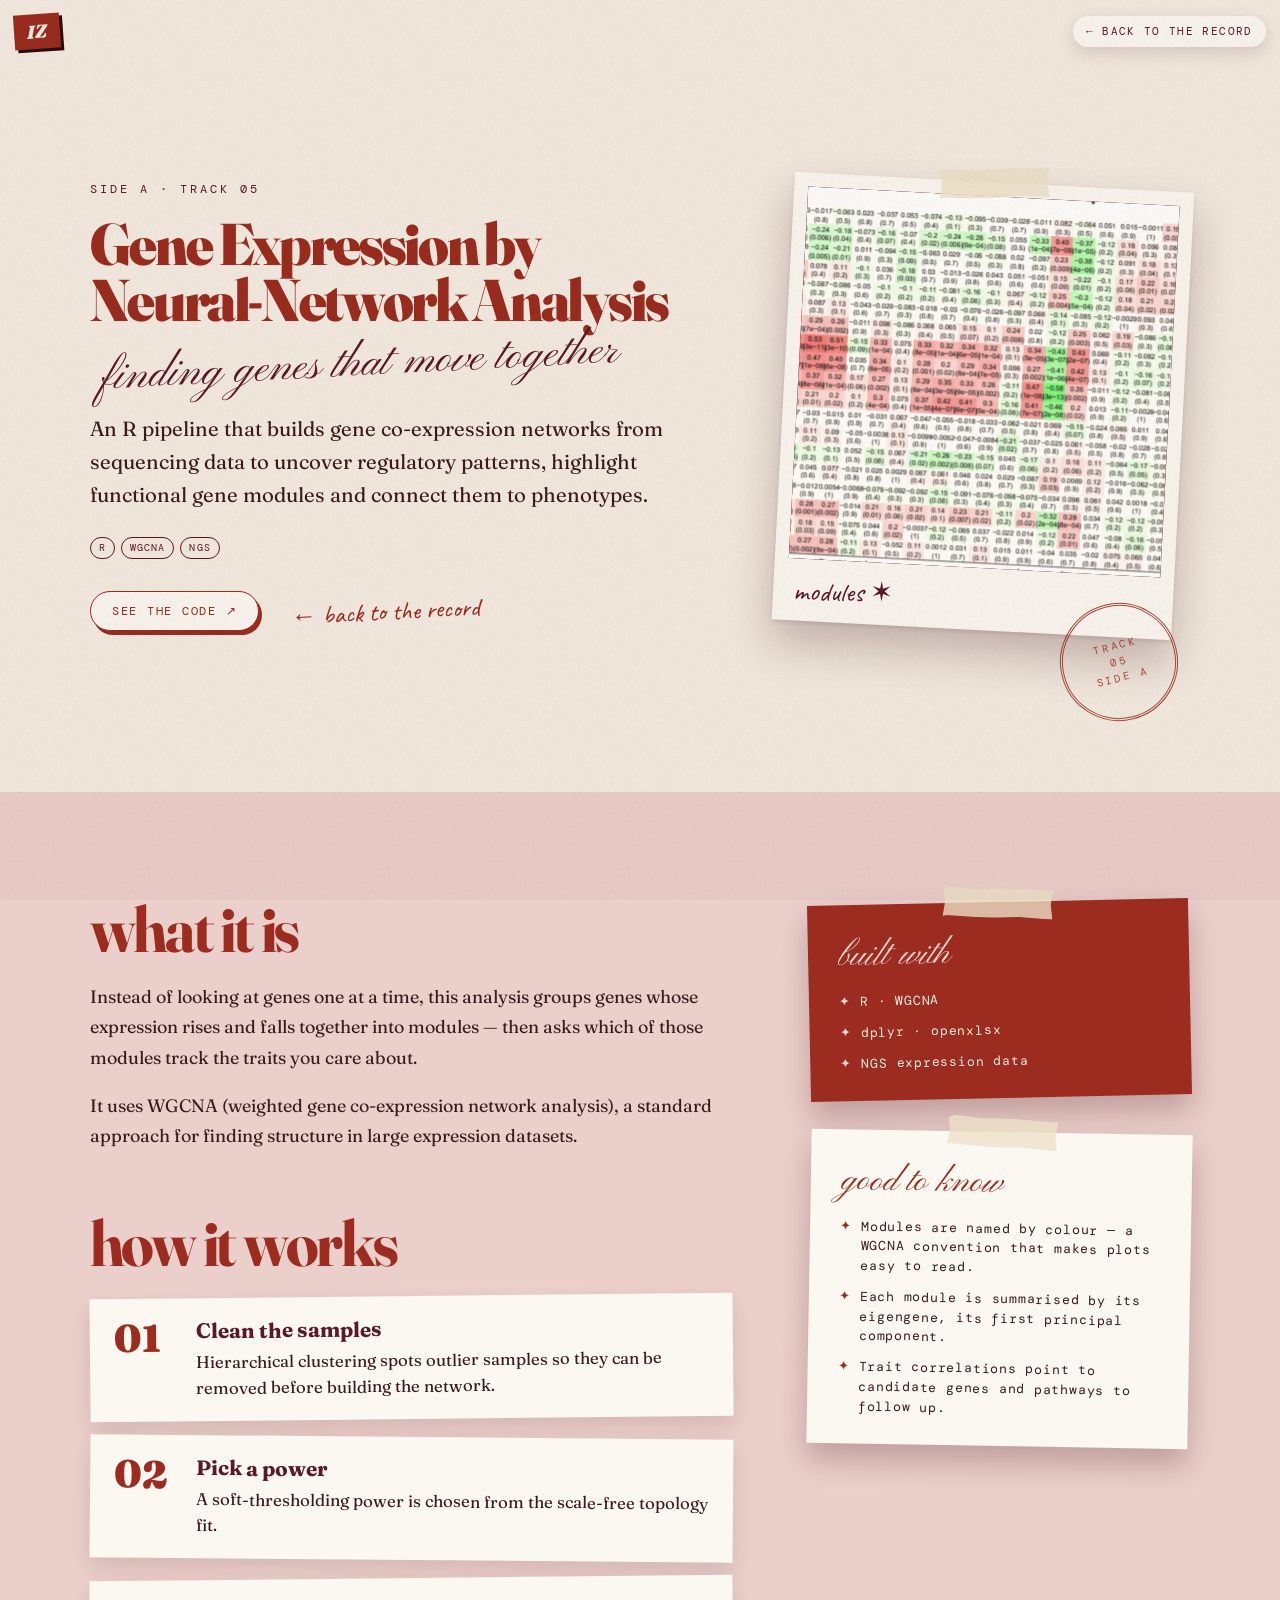
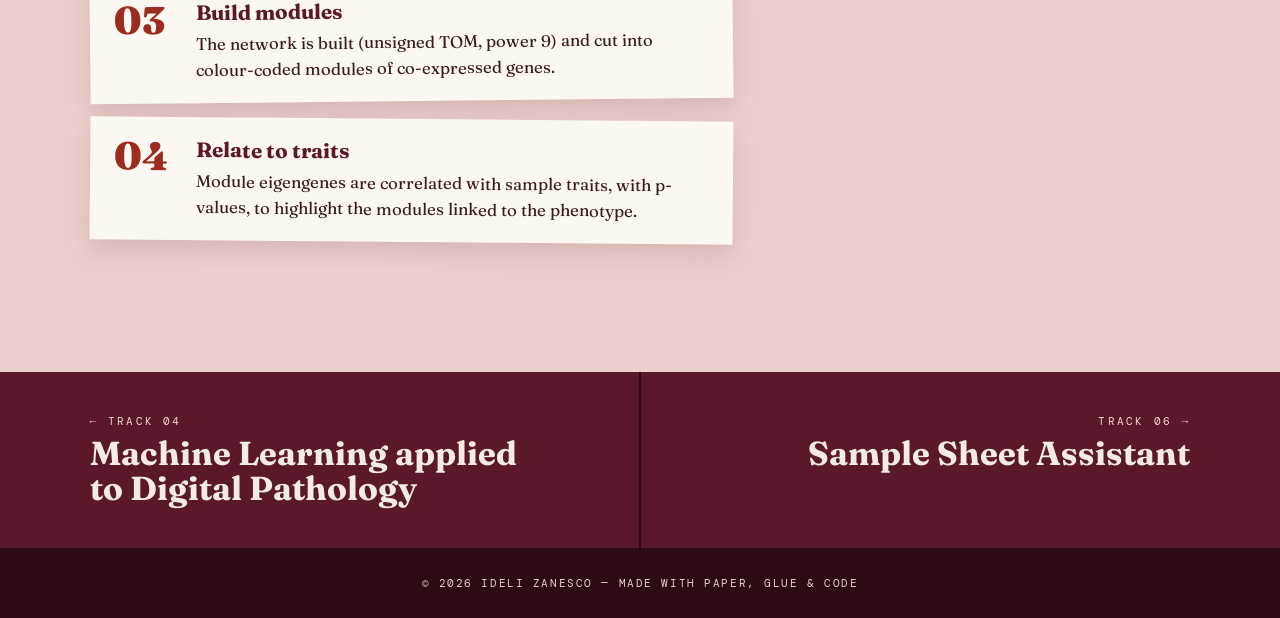
<file: projects/gene-expression.html>
<!DOCTYPE html>
<html lang="en">
<head>
    <meta charset="UTF-8">
    <meta name="viewport" content="width=device-width, initial-scale=1.0">
    <title>Gene Expression by Neural-Network Analysis — Ideli Zanesco</title>
    <meta name="description" content="An R pipeline using WGCNA to find co-expressed gene modules and link them to traits.">
    <link rel="preconnect" href="https://fonts.googleapis.com">
    <link rel="preconnect" href="https://fonts.gstatic.com" crossorigin>
    <link href="https://fonts.googleapis.com/css2?family=Caveat:wght@500;700&family=DM+Mono:wght@400;500&family=Fraunces:ital,opsz,wght@0,9..144,400;0,9..144,700;0,9..144,900;1,9..144,400;1,9..144,700;1,9..144,900&family=Pinyon+Script&display=swap" rel="stylesheet">
    <link rel="stylesheet" href="../styles.css">
    <link rel="stylesheet" href="./project.css">
</head>
<body>

    <header class="topbar">
        <a href="../index.html" class="logo">IZ</a>
        <a href="../index.html#projects" class="pp-back">← back to the record</a>
    </header>

    <main>

        <section class="pp-hero">
            <div class="pp-hero-copy">
                <p class="pp-kicker">side A · track 05</p>
                <h1 class="pp-title pp-title--long">Gene Expression by Neural-Network Analysis</h1>
                <p class="pp-tagline">finding genes that move together</p>
                <p class="pp-lede">An R pipeline that builds gene co-expression networks from sequencing data to uncover regulatory patterns, highlight functional gene modules and connect them to phenotypes.</p>
                <ul class="tags"><li>R</li><li>WGCNA</li><li>NGS</li></ul>
                <div class="pp-actions"><a class="btn" href="https://github.com/idyzf/WGCNA/blob/main/WGCNA%20tentativa%202.R" target="_blank" rel="noopener">see the code ↗</a><a class="hand-link" href="../index.html#projects">← back to the record</a></div>
            </div>
            <figure class="pp-polaroid">
                <span class="tape"></span>
                <div class="pp-cover" style="--pc:#5A1828"><span class="pp-glyph">NN</span><img src="../Project2.png" alt="Screenshot of Gene Expression by Neural-Network Analysis" style="object-fit:cover;object-position:center;background:#5A1828"></div>
                <figcaption>modules ✶</figcaption>
            </figure>
            <span class="pp-stamp" aria-hidden="true">track<br>05<br>side A</span>
        </section>

        <section class="pp-body">
            <div class="pp-col">
                <h2 class="h-section">what it is</h2>
                <p>Instead of looking at genes one at a time, this analysis groups genes whose expression rises and falls together into modules — then asks which of those modules track the traits you care about.</p><p>It uses WGCNA (weighted gene co-expression network analysis), a standard approach for finding structure in large expression datasets.</p>
                <h2 class="h-section">how it works</h2>
                <ol class="pp-steps"><li><b>Clean the samples</b><span>Hierarchical clustering spots outlier samples so they can be removed before building the network.</span></li><li><b>Pick a power</b><span>A soft-thresholding power is chosen from the scale-free topology fit.</span></li><li><b>Build modules</b><span>The network is built (unsigned TOM, power 9) and cut into colour-coded modules of co-expressed genes.</span></li><li><b>Relate to traits</b><span>Module eigengenes are correlated with sample traits, with p-values, to highlight the modules linked to the phenotype.</span></li></ol>
            </div>
            <aside class="pp-side">
                <div class="pp-note">
                    <span class="tape"></span>
                    <p class="script">built with</p>
                    <ul><li>R · WGCNA</li><li>dplyr · openxlsx</li><li>NGS expression data</li></ul>
                </div>
                <div class="pp-note pp-note--paper">
                    <span class="tape"></span>
                    <p class="script">good to know</p>
                    <ul><li>Modules are named by colour — a WGCNA convention that makes plots easy to read.</li><li>Each module is summarised by its eigengene, its first principal component.</li><li>Trait correlations point to candidate genes and pathways to follow up.</li></ul>
                </div>
            </aside>
        </section>

        <nav class="pp-next" aria-label="More projects">
            <a href="digital-pathology.html"><small>← track 04</small><strong>Machine Learning applied to Digital Pathology</strong></a>
            <a href="sample-sheet.html"><small>track 06 →</small><strong>Sample Sheet Assistant</strong></a>
        </nav>
    </main>

    <footer>
        <p>© 2026 Ideli Zanesco — made with paper, glue &amp; code</p>
    </footer>
</body>
</html>
</file>
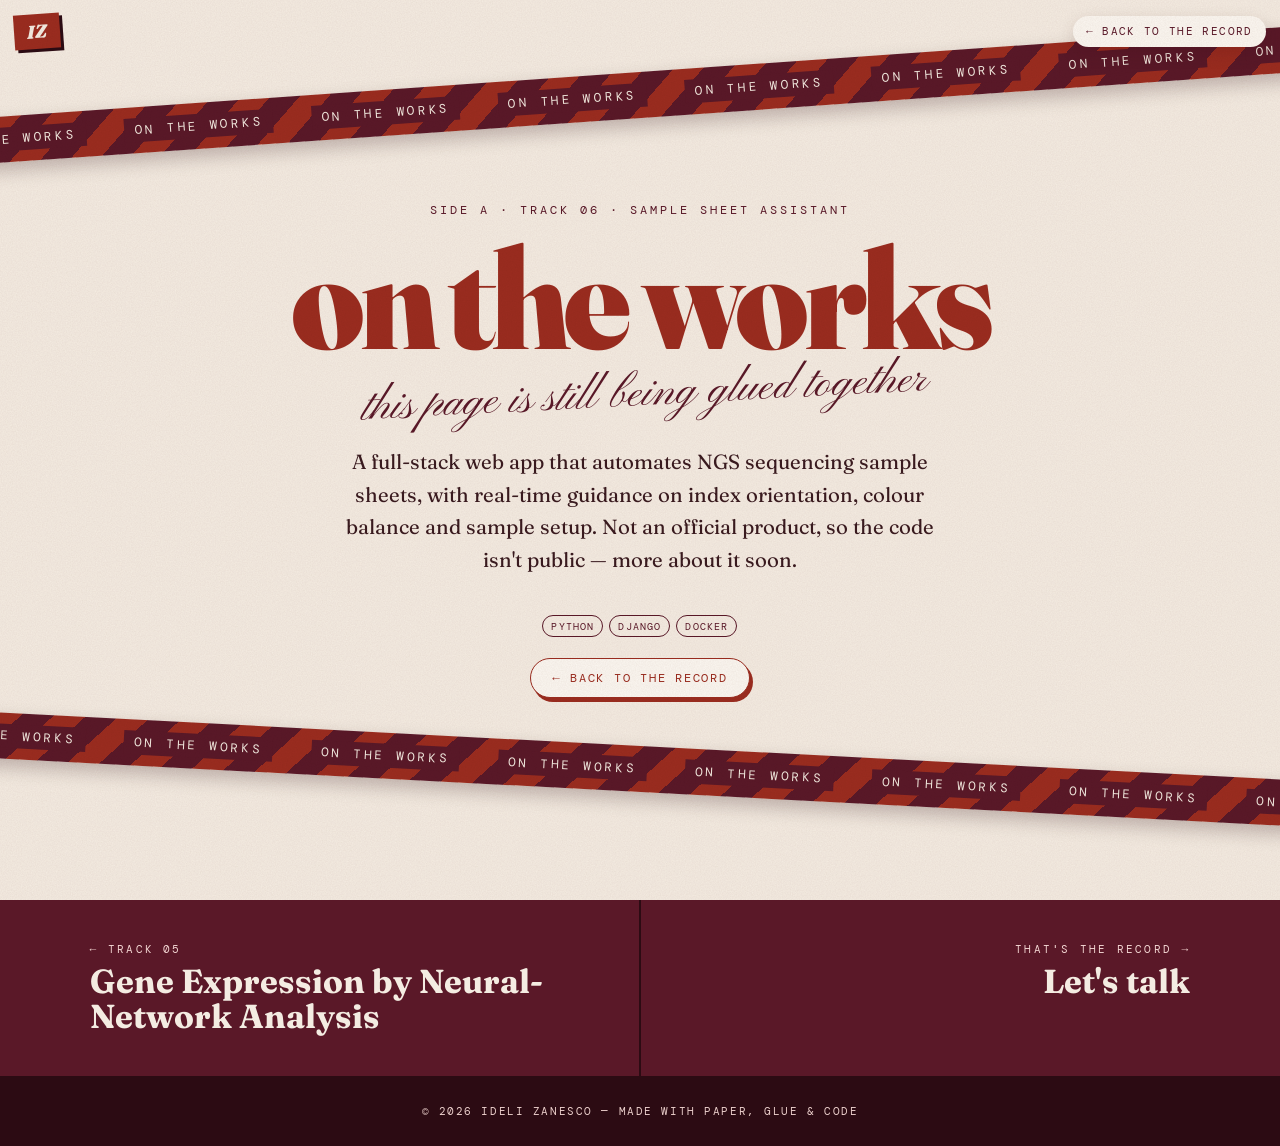
<file: projects/sample-sheet.html>
<!DOCTYPE html>
<html lang="en">
<head>
    <meta charset="UTF-8">
    <meta name="viewport" content="width=device-width, initial-scale=1.0">
    <title>Sample Sheet Assistant — Ideli Zanesco</title>
    <meta name="description" content="Sample Sheet Assistant — page in progress.">
    <link rel="preconnect" href="https://fonts.googleapis.com">
    <link rel="preconnect" href="https://fonts.gstatic.com" crossorigin>
    <link href="https://fonts.googleapis.com/css2?family=Caveat:wght@500;700&family=DM+Mono:wght@400;500&family=Fraunces:ital,opsz,wght@0,9..144,400;0,9..144,700;0,9..144,900;1,9..144,400;1,9..144,700;1,9..144,900&family=Pinyon+Script&display=swap" rel="stylesheet">
    <link rel="stylesheet" href="../styles.css">
    <link rel="stylesheet" href="./project.css">
</head>
<body>

    <header class="topbar">
        <a href="../index.html" class="logo">IZ</a>
        <a href="../index.html#projects" class="pp-back">← back to the record</a>
    </header>

    <main>

        <section class="pp-works">
            <div class="caution caution--top" aria-hidden="true"><span>on the works</span><span>on the works</span><span>on the works</span><span>on the works</span><span>on the works</span><span>on the works</span><span>on the works</span><span>on the works</span><span>on the works</span><span>on the works</span><span>on the works</span><span>on the works</span></div>
            <div class="caution caution--bottom" aria-hidden="true"><span>on the works</span><span>on the works</span><span>on the works</span><span>on the works</span><span>on the works</span><span>on the works</span><span>on the works</span><span>on the works</span><span>on the works</span><span>on the works</span><span>on the works</span><span>on the works</span></div>
            <div>
                <p class="pp-kicker">side A · track 06 · Sample Sheet Assistant</p>
                <h1 class="pp-title">on the works</h1>
                <p class="pp-tagline">this page is still being glued together</p>
                <p class="pp-lede">A full-stack web app that automates NGS sequencing sample sheets, with real-time guidance on index orientation, colour balance and sample setup. Not an official product, so the code isn't public — more about it soon.</p>
                <ul class="tags" style="justify-content:center"><li>Python</li><li>Django</li><li>Docker</li></ul>
                <div class="pp-actions"><a class="btn" href="../index.html#projects">← back to the record</a></div>
            </div>
        </section>

        <nav class="pp-next" aria-label="More projects">
            <a href="gene-expression.html"><small>← track 05</small><strong>Gene Expression by Neural-Network Analysis</strong></a>
            <a href="../index.html#contact"><small>that's the record →</small><strong>Let's talk</strong></a>
        </nav>
    </main>

    <footer>
        <p>© 2026 Ideli Zanesco — made with paper, glue &amp; code</p>
    </footer>
</body>
</html>
</file>
<file: styles.css>
/* ==========================================================
   Ideli Zanesco — portfolio
   collage · paper · mixed media
   ========================================================== */

:root {
    /* palette (from the burgundy / cream / blush reference) */
    --cream: #F4ECE2;
    --paper: #FBF7F1;
    --blush: #EBCFCB;
    --pink: #F3D6D3;
    --brick: #9B2C1F;
    --wine: #5A1828;
    --cherry: #2C0B13;
    --ink: #3A1A1F;
    --tape: rgba(238, 226, 200, .78);

    --serif: 'Fraunces', Georgia, serif;
    --script: 'Pinyon Script', cursive;
    --mono: 'DM Mono', ui-monospace, monospace;
    --hand: 'Caveat', cursive;

    --gutter: max(16px, 7vw);
}

* { margin: 0; padding: 0; box-sizing: border-box; }

html { scroll-behavior: smooth; }
html, body { overflow-x: clip; }

body {
    background: var(--cream);
    color: var(--ink);
    font-family: var(--serif);
    -webkit-font-smoothing: antialiased;
}

/* paper grain over everything */
body::after {
    content: "";
    position: fixed;
    inset: 0;
    pointer-events: none;
    z-index: 200;
    opacity: .55;
    mix-blend-mode: multiply;
    background-image: url("data:image/svg+xml;utf8,<svg xmlns='http://www.w3.org/2000/svg' width='240' height='240'><filter id='n'><feTurbulence type='fractalNoise' baseFrequency='.8' numOctaves='3' stitchTiles='stitch'/><feColorMatrix values='0 0 0 0 .35  0 0 0 0 .22  0 0 0 0 .18  0 0 0 .22 0'/></filter><rect width='100%' height='100%' filter='url(%23n)'/></svg>");
}

a { color: inherit; }
img { display: block; max-width: 100%; }
button { font: inherit; color: inherit; background: none; border: 0; cursor: pointer; }

::selection { background: var(--brick); color: var(--cream); }

/* ---------- shared bits ---------- */

.h-section {
    font-family: var(--serif);
    font-weight: 700;
    font-variation-settings: "opsz" 144;
    font-size: clamp(3.2rem, 8vw, 6.4rem);
    line-height: .85;
    letter-spacing: -.035em;
    color: var(--brick);
    text-transform: lowercase;
}

.script { font-family: var(--script); font-weight: 400; }

.tape {
    position: absolute;
    width: 110px;
    height: 30px;
    background: var(--tape);
    box-shadow: 0 1px 3px rgba(60, 20, 20, .18);
    clip-path: polygon(0 12%, 5% 0, 30% 6%, 60% 0, 96% 4%, 100% 0, 98% 50%, 100% 100%, 70% 94%, 40% 100%, 3% 95%, 0 100%, 2% 50%);
    z-index: 3;
    pointer-events: none;
}

.btn {
    display: inline-block;
    font-family: var(--mono);
    font-size: .78rem;
    letter-spacing: .14em;
    text-transform: uppercase;
    text-decoration: none;
    color: var(--brick);
    background: var(--paper);
    border: 1.5px solid var(--brick);
    border-radius: 999px;
    padding: .9em 1.7em;
    box-shadow: 3px 4px 0 var(--brick);
    transition: transform .25s cubic-bezier(.3, 1.6, .5, 1), box-shadow .25s, background .2s, color .2s;
}
.btn:hover { background: var(--brick); color: var(--cream); transform: translate(-2px, -2px) rotate(-2deg); box-shadow: 6px 7px 0 var(--wine); }
.btn:active { transform: translate(2px, 3px); box-shadow: 0 0 0 var(--brick); }
.btn-small { font-size: .68rem; padding: .7em 1.3em; box-shadow: 2px 3px 0 var(--brick); }
.btn-light { color: var(--wine); background: var(--pink); border-color: var(--pink); box-shadow: 3px 4px 0 var(--cherry); }
.btn-light:hover { background: var(--cream); color: var(--brick); }

.barcode { display: flex; align-items: stretch; height: 34px; overflow: hidden; color: inherit; }
.barcode i { display: block; background: currentColor; flex: none; }
.barcode.v { flex-direction: column; height: auto; width: 54px; }
.barcode.v i { width: 100%; }

.tear {
    position: absolute;
    left: 0;
    right: 0;
    top: -38px;
    height: 40px;
    background: inherit;
    z-index: 1;
    filter: drop-shadow(0 -2px 1px rgba(60, 20, 20, .08));
}

.reveal { opacity: 0; transform: translateY(28px); transition: opacity .9s ease, transform .9s cubic-bezier(.2, .8, .2, 1); }
.reveal.in { opacity: 1; transform: none; }

/* ---------- top bar ---------- */

.topbar {
    position: fixed;
    top: 14px;
    left: 14px;
    right: 14px;
    display: flex;
    justify-content: space-between;
    align-items: center;
    z-index: 100;
    pointer-events: none;
}
.topbar > * { pointer-events: auto; }

.logo {
    font-family: var(--serif);
    font-style: italic;
    font-weight: 900;
    font-size: 1.15rem;
    text-decoration: none;
    color: var(--cream);
    background: var(--brick);
    padding: .3em .7em .35em;
    transform: rotate(-4deg);
    box-shadow: 3px 3px 0 var(--cherry);
    transition: transform .3s;
}
.logo:hover { transform: rotate(3deg) scale(1.05); }

.topbar nav {
    display: flex;
    gap: 2px;
    padding: 5px;
    background: var(--paper);
    border-radius: 999px;
    box-shadow: 0 6px 18px rgba(60, 10, 20, .14);
}
.topbar nav a {
    font-family: var(--mono);
    font-size: .7rem;
    letter-spacing: .12em;
    text-transform: uppercase;
    text-decoration: none;
    color: var(--wine);
    padding: .55em 1em;
    border-radius: 999px;
    transition: background .2s, color .2s;
}
.topbar nav a:hover { background: var(--brick); color: var(--cream); }

/* ---------- lanyard zone ---------- */

.lanyard-zone { position: relative; }

#lanyard {
    position: absolute;
    inset: 0;
    width: 100%;
    height: 100%;
    overflow: visible;
    pointer-events: none;
    z-index: 4;
}
.strap-shadow { fill: none; stroke: rgba(44, 11, 19, .25); stroke-width: calc(var(--strap-w, 24px) + 2px); transform: translate(4px, 5px); }
.strap { fill: none; stroke: var(--wine); stroke-width: var(--strap-w, 24px); }
.strap-stitch { fill: none; stroke: rgba(243, 214, 211, .35); stroke-width: calc(var(--strap-w, 24px) * .8); stroke-dasharray: 3 4; }
.strap-text { font-family: var(--mono); font-size: calc(var(--strap-w, 24px) * .36); letter-spacing: .22em; fill: var(--pink); }

/* ---------- 01 hero ---------- */

.hero {
    position: relative;
    min-height: 100svh;
    display: grid;
    grid-template-columns: minmax(0, 1.15fr) minmax(0, .85fr);
    align-items: center;
    gap: 4vw;
    padding: 120px var(--gutter) 130px;
    background: var(--cream);
}

.hero-copy { position: relative; z-index: 2; padding: 40px 0 40px 10px; }

.scrap-pink {
    position: absolute;
    inset: 0 10% 8% -14px;
    background:
        radial-gradient(rgba(155, 44, 31, .16) 1.2px, transparent 1.6px) 0 0 / 8px 8px,
        var(--blush);
    transform: rotate(-2.5deg);
    z-index: -1;
}
.tape-hero { top: -6px; left: 30%; transform: rotate(-6deg); }

.hello {
    font-family: var(--script);
    font-size: clamp(2rem, 4vw, 3.4rem);
    color: var(--wine);
    transform: rotate(-5deg);
    margin: 0 0 -.1em .2em;
}

.name {
    display: flex;
    flex-direction: column;
    font-family: var(--serif);
    font-weight: 900;
    font-variation-settings: "opsz" 144;
    font-size: clamp(4rem, 11.5vw, 11rem);
    line-height: .82;
    letter-spacing: -.045em;
    color: var(--brick);
}
.name-line:nth-child(2) { padding-left: .4em; font-style: italic; font-weight: 400; color: var(--wine); }

.ch {
    display: inline-block;
    transition: transform .4s cubic-bezier(.3, 1.8, .5, 1), background .2s, color .2s, box-shadow .2s;
}
.ch.cut {
    background: var(--chip);
    color: var(--chip-ink);
    transform: rotate(var(--rot)) translateY(var(--ty));
    box-shadow: 3px 4px 0 rgba(44, 11, 19, .2);
}

.tagline {
    margin-top: 1.6rem;
    font-family: var(--mono);
    font-size: .82rem;
    letter-spacing: .2em;
    text-transform: uppercase;
    color: var(--wine);
}
.tagline i { font-style: normal; color: var(--brick); margin: 0 .4em; }

.hero-actions { display: flex; flex-wrap: wrap; align-items: center; gap: 1.4rem 2rem; margin-top: 2.2rem; }
.hand-link { font-family: var(--hand); font-size: 1.6rem; color: var(--brick); text-decoration: none; transform: rotate(-3deg); }
.hand-link:hover { text-decoration: underline wavy; }

.hero-photo {
    position: relative;
    justify-self: center;
    width: min(400px, 34vw);
    padding: 14px 14px 66px;
    background: var(--paper);
    box-shadow: 0 22px 44px rgba(60, 10, 20, .25), 0 2px 4px rgba(0, 0, 0, .1);
    transform: rotate(2.5deg);
    z-index: 2;
}
.tape-tl { top: -12px; left: -30px; transform: rotate(-35deg); }
.tape-tr { top: -10px; right: -34px; transform: rotate(32deg); }

.photo-frame { position: relative; aspect-ratio: 3 / 4; background: var(--wine); overflow: hidden; }
.photo-frame img { width: 100%; height: 100%; object-fit: cover; filter: saturate(.9) contrast(1.04) sepia(.08); }
.photo-anchor { position: absolute; bottom: 0; left: 50%; width: 0; height: 0; }

/* straps pasted over the lanyard in the photo (viewBox units = photo pixels) */
.photo-straps { position: absolute; inset: 0; width: 100%; height: 100%; pointer-events: none; }
.ps-shadow { fill: none; stroke: rgba(20, 3, 8, .55); stroke-width: 80; transform: translate(10px, 14px); }
.ps-maskstroke { fill: none; stroke: #fff; stroke-width: 74; }
.ps-edge { fill: none; stroke: rgba(15, 2, 5, .92); stroke-width: 46; stroke-linejoin: round; }
.ps { fill: none; stroke: var(--wine); stroke-width: 72; }
.ps-stitch { fill: none; stroke: rgba(243, 214, 211, .35); stroke-width: 58; stroke-dasharray: 7 9; }
.ps-text { font-family: var(--mono); font-size: 24px; letter-spacing: .22em; fill: var(--pink); }
.no-photo .photo-straps { display: none; }

.photo-fallback {
    display: none;
    position: absolute;
    inset: 0;
    place-content: center;
    text-align: center;
    font-family: var(--script);
    font-size: 2.4rem;
    color: var(--pink);
    background: radial-gradient(rgba(244, 236, 226, .14) 1.3px, transparent 1.7px) 0 0 / 9px 9px, var(--wine);
}
.photo-fallback small { display: block; font-family: var(--mono); font-size: .7rem; letter-spacing: .12em; margin-top: .6rem; opacity: .7; }
.no-photo img { display: none; }
.no-photo .photo-fallback { display: grid; }

.hero-photo figcaption {
    position: absolute;
    left: 22px;
    bottom: 14px;
    font-family: var(--hand);
    font-size: 1.7rem;
    color: var(--wine);
    transform: rotate(-3deg);
}

.stamp {
    position: absolute;
    left: 52%;
    bottom: 7%;
    width: 130px;
    color: var(--brick);
    animation: spin 26s linear infinite;
    z-index: 1;
    opacity: .9;
}
.stamp-ring { fill: none; stroke: currentColor; stroke-width: 1.5; }
.stamp-text { font-family: var(--mono); font-size: 13.5px; letter-spacing: 2.6px; fill: currentColor; }
.stamp-center { font-family: var(--serif); font-style: italic; font-weight: 900; font-size: 36px; fill: currentColor; }

.scroll-note {
    position: absolute;
    left: var(--gutter);
    bottom: 60px;
    font-family: var(--hand);
    font-size: 1.4rem;
    color: var(--wine);
    animation: bob 2.4s ease-in-out infinite;
}

@keyframes spin { to { transform: rotate(360deg); } }
@keyframes bob { 50% { transform: translateY(8px); } }

/* ---------- 02 about ---------- */

.about {
    position: relative;
    display: grid;
    grid-template-columns: minmax(0, 1.45fr) minmax(0, .75fr);
    gap: 5vw;
    padding: 110px var(--gutter) 150px;
    background: var(--blush);
}

.about-copy { position: relative; z-index: 2; }
.kicker { font-family: var(--mono); font-size: .75rem; letter-spacing: .25em; text-transform: uppercase; color: var(--wine); margin-bottom: 1rem; }
.about-copy .h-section { margin-bottom: 2rem; }
.about-copy > p:not(.kicker) { font-size: clamp(1.15rem, 1.55vw, 1.5rem); line-height: 1.65; max-width: 58ch; margin-bottom: 1.2rem; }

.here-for {
    position: relative;
    max-width: 560px;
    margin-top: 2.6rem;
    padding: 30px 32px 30px;
    background: var(--brick);
    color: var(--cream);
    transform: rotate(-1.4deg);
    box-shadow: 0 16px 30px rgba(60, 10, 20, .25);
}
.here-for.reveal.in { transform: rotate(-1.4deg); }
.tape-card { top: -14px; left: 50%; margin-left: -55px; transform: rotate(3deg); }
.here-for .script { font-size: 2.2rem; color: var(--pink); margin-bottom: .6rem; }
.here-for ul { list-style: none; display: grid; gap: .7rem; }
.here-for li { font-family: var(--mono); font-size: .86rem; letter-spacing: .1em; text-transform: uppercase; padding-left: 1.6em; position: relative; }
.here-for li::before { content: "✦"; position: absolute; left: 0; color: var(--pink); }

/* 3D badge */
.badge-stage {
    position: relative;
    min-height: 640px;
    perspective: 1300px;
    z-index: 5;
}
.badge-anchor { position: absolute; top: 6px; left: 50%; width: 0; height: 0; }

.badge {
    --w: 290px;
    position: absolute;
    top: 38px;
    left: 50%;
    width: var(--w);
    height: 430px;
    margin-left: calc(var(--w) / -2);
    transform-origin: 50% -32px;
    transform-style: preserve-3d;
    cursor: grab;
    touch-action: pan-y;
    user-select: none;
    -webkit-user-select: none;
    will-change: transform;
    outline: none;
}
.badge.grabbing { cursor: grabbing; }
.badge:focus-visible .badge-face { outline: 3px dashed var(--brick); outline-offset: 6px; }

.badge-clip {
    position: absolute;
    top: -34px;
    left: 50%;
    width: 30px;
    height: 50px;
    margin-left: -15px;
    border-radius: 7px 7px 4px 4px;
    background: linear-gradient(90deg, #7d7a78, #eceae6 35%, #a9a6a2 55%, #dedbd6 80%, #8a8784);
    box-shadow: 0 3px 6px rgba(0, 0, 0, .3);
    transform: translateZ(2px);
    z-index: 3;
}
.badge-clip::after {
    content: "";
    position: absolute;
    left: 50%;
    top: 7px;
    width: 12px;
    height: 12px;
    margin-left: -6px;
    border-radius: 50%;
    background: #57504c;
    box-shadow: inset 0 2px 2px rgba(0, 0, 0, .6);
}

.badge-face {
    position: absolute;
    inset: 0;
    border-radius: 16px;
    overflow: hidden;
    backface-visibility: hidden;
    -webkit-backface-visibility: hidden;
    padding: 46px 24px 20px;
    box-shadow: 0 34px 50px -12px rgba(44, 11, 19, .5), inset 0 0 0 1px rgba(255, 255, 255, .4);
}
.badge-front {
    background:
        linear-gradient(var(--brick), var(--brick)) top / 100% 8px no-repeat,
        var(--paper);
    color: var(--wine);
}
.badge-back {
    transform: rotateY(180deg);
    background: radial-gradient(rgba(243, 214, 211, .12) 1.2px, transparent 1.6px) 0 0 / 8px 8px, var(--wine);
    color: var(--cream);
}

.badge-slot {
    position: absolute;
    top: 16px;
    left: 50%;
    width: 56px;
    height: 10px;
    margin-left: -28px;
    border-radius: 10px;
    background: rgba(44, 11, 19, .28);
    box-shadow: inset 0 2px 3px rgba(0, 0, 0, .45);
}

.badge-head {
    display: flex;
    justify-content: space-between;
    font-family: var(--mono);
    font-size: .64rem;
    letter-spacing: .18em;
    text-transform: uppercase;
    color: var(--brick);
    border-bottom: 1px dashed currentColor;
    padding-bottom: 8px;
}

.badge-photo {
    position: relative;
    width: 58%;
    aspect-ratio: 1 / 1.08;
    margin: 18px auto 14px;
    border: 6px solid #fff;
    box-shadow: 0 6px 14px rgba(60, 10, 20, .22);
    transform: rotate(-2.5deg);
    background: var(--blush);
    overflow: hidden;
}
.badge-photo img { position: absolute; width: 125%; max-width: none; height: auto; left: -16%; top: -2%; filter: sepia(.15) saturate(.9); pointer-events: none; }
.badge-initials { display: none; position: absolute; inset: 0; place-content: center; font-family: var(--serif); font-style: italic; font-weight: 900; font-size: 3.4rem; color: var(--brick); }
.badge-photo.no-photo img { display: none; }
.badge-photo.no-photo .badge-initials { display: grid; }

.badge-name { font-family: var(--serif); font-weight: 900; font-size: 2.1rem; line-height: .88; letter-spacing: -.03em; text-align: center; color: var(--brick); }
.badge-name em { font-weight: 400; color: var(--wine); }
.badge-role { font-family: var(--mono); font-size: .66rem; letter-spacing: .14em; text-transform: uppercase; text-align: center; margin-top: .6rem; }

.badge-foot { position: absolute; left: 24px; right: 24px; bottom: 20px; display: flex; align-items: center; justify-content: space-between; }
.badge-foot .barcode { width: 130px; color: var(--ink); }
.badge-stamp {
    display: grid;
    place-content: center;
    width: 64px;
    height: 64px;
    border-radius: 50%;
    border: 3px double var(--brick);
    color: var(--brick);
    font-family: var(--mono);
    font-size: .58rem;
    letter-spacing: .15em;
    line-height: 1.3;
    text-transform: uppercase;
    text-align: center;
    transform: rotate(-14deg);
    opacity: .85;
}

.badge-back .script { font-size: 2.3rem; line-height: 1; color: var(--pink); text-align: center; margin: 4px 0 18px; }
.badge-facts { display: grid; gap: 10px; font-family: var(--mono); font-size: .7rem; letter-spacing: .08em; }
.badge-facts div { display: flex; justify-content: space-between; gap: 12px; border-bottom: 1px dashed rgba(244, 236, 226, .3); padding-bottom: 6px; }
.badge-facts dt { text-transform: uppercase; opacity: .65; }
.qr { position: absolute; left: 50%; bottom: 22px; width: 76px; height: 76px; margin-left: -38px; display: grid; grid-template-columns: repeat(9, 1fr); background: var(--cream); padding: 5px; gap: 0; }
.qr i { background: var(--wine); }
.qr i.o { background: transparent; }

.badge-glare {
    position: absolute;
    inset: 0;
    pointer-events: none;
    background: radial-gradient(circle at var(--gx, 30%) var(--gy, 20%), rgba(255, 255, 255, .55), transparent 45%);
    mix-blend-mode: soft-light;
}

.badge-hint {
    position: absolute;
    left: 50%;
    bottom: 34px;
    transform: translateX(-50%) rotate(-3deg);
    white-space: nowrap;
    font-family: var(--hand);
    font-size: 1.5rem;
    color: var(--wine);
}

/* ---------- marquee ---------- */

.marquee {
    position: relative;
    z-index: 6;
    margin: -22px -3vw -22px;
    padding: 14px 0 10px;
    overflow: hidden;
    background: var(--brick);
    color: var(--cream);
    transform: rotate(-1.6deg);
    box-shadow: 0 10px 24px rgba(44, 11, 19, .3);
}
.marquee-track { display: flex; align-items: center; gap: 1.6rem; width: max-content; animation: marquee 38s linear infinite; }
.marquee span { font-family: var(--script); font-size: 2.2rem; white-space: nowrap; }
.marquee i { font-style: normal; color: var(--pink); font-size: .9rem; }
@keyframes marquee { to { transform: translateX(-50%); } }

/* ---------- 03 skills · cinema tickets ---------- */

.skills { position: relative; background: var(--wine); color: var(--cream); }
.skills-sticky { position: sticky; top: 0; height: 100svh; overflow: hidden; }

.skills-sticky::before { /* halftone wash */
    content: "";
    position: absolute;
    inset: 0;
    background: radial-gradient(rgba(243, 214, 211, .07) 1.3px, transparent 1.8px) 0 0 / 10px 10px;
}

.skills-head { position: absolute; top: 92px; left: var(--gutter); z-index: 1; }
.skills-head .script { font-size: 2.4rem; color: var(--pink); transform: rotate(-4deg); margin-bottom: -.2em; }
.skills-head .h-section { color: var(--cream); }
.mono-note { font-family: var(--mono); font-size: .7rem; letter-spacing: .16em; text-transform: uppercase; opacity: .7; margin-top: .8rem; }

.ticket-stack { position: absolute; inset: 0; }

.ticket {
    --stub: 112px;
    position: absolute;
    left: 56%;
    top: 58%;
    width: min(860px, 86vw);
    height: 340px;
    transform: translate(-50%, -50%) translateY(110vh);
    filter: drop-shadow(0 22px 26px rgba(20, 3, 8, .45));
    will-change: transform;
}
.ticket[data-theme="cream"] { --tk-bg: #F4ECE2; --tk-ink: #5A1828; --tk-art: #9B2C1F; --tk-glyph: #F3D6D3; }
.ticket[data-theme="blush"] { --tk-bg: #EBCFCB; --tk-ink: #5A1828; --tk-art: #5A1828; --tk-glyph: #EBCFCB; }
.ticket[data-theme="brick"] { --tk-bg: #9B2C1F; --tk-ink: #F4ECE2; --tk-art: #F3D6D3; --tk-glyph: #9B2C1F; }
.ticket[data-theme="pink"] { --tk-bg: #F3DCD8; --tk-ink: #9B2C1F; --tk-art: #2C0B13; --tk-glyph: #F3D6D3; }

.ticket-body {
    position: relative;
    height: 100%;
    display: grid;
    grid-template-columns: minmax(0, 1.25fr) minmax(0, 1fr) var(--stub);
    background:
        radial-gradient(rgba(0, 0, 0, .05) 1px, transparent 1.4px) 0 0 / 6px 6px,
        var(--tk-bg);
    color: var(--tk-ink);
    border-radius: 16px;
    -webkit-mask:
        radial-gradient(circle 15px at calc(100% - var(--stub)) 0, #0000 97%, #000) top / 100% 51% no-repeat,
        radial-gradient(circle 15px at calc(100% - var(--stub)) 100%, #0000 97%, #000) bottom / 100% 51% no-repeat;
            mask:
        radial-gradient(circle 15px at calc(100% - var(--stub)) 0, #0000 97%, #000) top / 100% 51% no-repeat,
        radial-gradient(circle 15px at calc(100% - var(--stub)) 100%, #0000 97%, #000) bottom / 100% 51% no-repeat;
}
.ticket-shade { position: absolute; inset: 0; background: #1a0509; opacity: var(--shade, 0); pointer-events: none; }

.t-main { display: flex; flex-direction: column; padding: 26px 30px; min-width: 0; }
.t-top { display: flex; justify-content: space-between; gap: 1rem; font-family: var(--mono); font-size: .66rem; letter-spacing: .2em; text-transform: uppercase; opacity: .8; }
.t-title {
    margin-top: auto;
    font-family: var(--serif);
    font-weight: 900;
    font-variation-settings: "opsz" 144;
    font-size: clamp(2.3rem, 4.6vw, 3.8rem);
    line-height: .9;
    letter-spacing: -.035em;
}
.t-sub { font-style: italic; font-size: 1.02rem; margin: .5rem 0 1rem; opacity: .9; }
.t-meta { display: flex; gap: 1.6rem; font-family: var(--mono); border-top: 1px dashed currentColor; padding-top: .8rem; }
.t-meta span { display: block; font-size: .58rem; letter-spacing: .18em; text-transform: uppercase; opacity: .6; }
.t-meta b { font-weight: 500; font-size: .9rem; letter-spacing: .08em; }
.t-tools { font-family: var(--mono); font-size: .72rem; letter-spacing: .06em; margin-top: .8rem; opacity: .85; }

.t-art {
    position: relative;
    margin: 22px 18px 22px 0;
    border-radius: 18px;
    overflow: hidden;
    background:
        radial-gradient(rgba(255, 255, 255, .18) 1.4px, transparent 1.9px) 0 0 / 9px 9px,
        var(--tk-art);
}
.t-glyph {
    position: absolute;
    left: .08em;
    bottom: -.16em;
    font-family: var(--serif);
    font-style: italic;
    font-weight: 900;
    font-size: clamp(4.5rem, 9vw, 7.6rem);
    line-height: 1;
    letter-spacing: -.05em;
    color: var(--tk-glyph);
    white-space: nowrap;
}
.t-icon { position: absolute; top: 18px; right: 20px; font-size: 1.9rem; color: var(--tk-glyph); opacity: .9; }
.t-strip {
    position: absolute;
    top: 22px;
    left: -6px;
    padding: .25em .9em .2em 1.1em;
    font-family: var(--script);
    font-size: 1.4rem;
    background: var(--cream);
    color: var(--brick);
    transform: rotate(-4deg);
    clip-path: polygon(0 8%, 6% 0, 100% 4%, 97% 50%, 100% 100%, 4% 94%, 1% 50%);
}

.t-stub {
    display: flex;
    flex-direction: column;
    align-items: center;
    justify-content: space-between;
    gap: 12px;
    padding: 26px 0;
    border-left: 2px dashed color-mix(in srgb, currentColor 45%, transparent);
    min-height: 0;
}
.t-stub .barcode.v { flex: 1; min-height: 0; }
.t-stub-num { font-family: var(--serif); font-weight: 900; font-size: 1.6rem; }
.t-serial { font-family: var(--mono); font-size: .58rem; letter-spacing: .14em; writing-mode: vertical-rl; transform: rotate(180deg); opacity: .75; }

.skills-counter {
    position: absolute;
    right: var(--gutter);
    bottom: 34px;
    display: flex;
    align-items: center;
    gap: .5rem;
    font-family: var(--mono);
    font-size: .8rem;
    letter-spacing: .14em;
}
.film {
    display: block;
    width: 120px;
    height: 12px;
    margin-left: .8rem;
    background:
        repeating-linear-gradient(90deg, var(--wine) 0 4px, transparent 4px 9px) center / 100% 4px no-repeat,
        var(--cherry);
    border-radius: 2px;
    overflow: hidden;
    position: relative;
}
.film span { position: absolute; inset: 0 auto 0 0; width: 0; background: var(--pink); mix-blend-mode: screen; opacity: .6; }

/* ---------- 04 projects · vinyl ---------- */

.projects { position: relative; background: var(--cream); }
.projects-sticky {
    --d: min(112vh, 100vw);
    position: sticky;
    top: 0;
    height: 100svh;
    overflow: hidden;
}

.vinyl-stage {
    --R: calc(var(--d) * .41);
    --pw: calc(var(--d) * .19);
    position: absolute;
    left: 0;
    top: 50%;
    width: var(--d);
    height: var(--d);
    transform: translate(-50%, -50%);
}
.vinyl, .vinyl-shine, .rim { position: absolute; inset: 0; border-radius: 50%; }

.vinyl {
    background:
        radial-gradient(circle, #0000 0 52%, #2c2c2c 52.3% 52.7%, #0000 53%),
        radial-gradient(circle, #0000 0 68%, #2c2c2c 68.3% 68.7%, #0000 69%),
        radial-gradient(circle, #0000 0 84%, #2c2c2c 84.3% 84.7%, #0000 85%),
        repeating-radial-gradient(circle, #111 0 2px, #1c1c1c 2.6px, #111 4px),
        #111;
    box-shadow: 0 40px 90px rgba(44, 11, 19, .45), inset 0 0 0 7px #0a0a0a;
    will-change: transform;
}
.vinyl-label {
    position: absolute;
    inset: 33%;
    border-radius: 50%;
    background: radial-gradient(rgba(155, 44, 31, .12) 1px, transparent 1.4px) 0 0 / 6px 6px, var(--blush);
    color: var(--wine);
    font-family: var(--mono);
    font-size: calc(var(--d) * .014);
    letter-spacing: .14em;
    overflow: hidden;
}
.vinyl-label::before { /* lines like the reference label */
    content: "";
    position: absolute;
    inset: 0;
    background:
        linear-gradient(var(--wine), var(--wine)) 0 30% / 100% 1px no-repeat,
        linear-gradient(var(--wine), var(--wine)) 0 70% / 100% 1px no-repeat,
        linear-gradient(var(--wine), var(--wine)) 22% 30% / 1px 40% no-repeat;
    opacity: .5;
}
.vinyl-label::after { content: ""; position: absolute; left: 50%; top: 50%; width: 7%; height: 7%; transform: translate(-50%, -50%); border-radius: 50%; background: var(--cream); box-shadow: inset 0 1px 3px rgba(0, 0, 0, .5); }
.vinyl-label span { position: absolute; }
.lbl-top { top: 15%; left: 50%; transform: translateX(-50%); white-space: nowrap; font-weight: 500; }
.lbl-side { top: 36%; left: 54%; font-family: var(--script); font-size: 2.6em; letter-spacing: 0; color: var(--brick); }
.lbl-stereo { top: 50%; left: 11%; transform: translate(-50%, -50%) rotate(90deg); font-weight: 500; }
.lbl-rpm { bottom: 16%; left: 50%; transform: translateX(-50%); }

.vinyl-shine {
    pointer-events: none;
    background: conic-gradient(from 20deg, #fff0 0deg, #ffffff1f 22deg, #fff0 55deg, #fff0 180deg, #ffffff17 202deg, #fff0 235deg);
    -webkit-mask: radial-gradient(circle, #0000 33.5%, #000 34%);
            mask: radial-gradient(circle, #0000 33.5%, #000 34%);
}

.rim { pointer-events: none; }

.polaroid {
    position: absolute;
    left: 50%;
    top: 50%;
    width: var(--pw);
    margin: calc(var(--pw) * -.6) 0 0 calc(var(--pw) * -.5);
    transform: rotate(var(--a)) translateX(var(--R)) rotate(calc((var(--a) + var(--theta, 0deg)) * -.72 + var(--tilt, 0deg)));
    pointer-events: auto;
    cursor: pointer;
    text-decoration: none;
    color: var(--ink);
    outline: none;
}
.pol-inner {
    padding: 7% 7% 0;
    background: var(--paper);
    box-shadow: 0 14px 28px rgba(20, 3, 8, .35), 0 1px 2px rgba(0, 0, 0, .2);
    transition: transform .35s cubic-bezier(.3, 1.6, .5, 1), box-shadow .35s;
}
.polaroid:hover .pol-inner, .polaroid:focus-visible .pol-inner { transform: scale(1.07) rotate(-2deg); box-shadow: 0 24px 40px rgba(20, 3, 8, .4); }
.polaroid.is-active .pol-inner { transform: scale(1.1); }
.polaroid.is-active:hover .pol-inner { transform: scale(1.14) rotate(-2deg); }

.pol-photo {
    position: relative;
    aspect-ratio: 1 / 1;
    overflow: hidden;
    background:
        radial-gradient(rgba(255, 255, 255, .16) 1.3px, transparent 1.8px) 0 0 / 8px 8px,
        var(--pc, var(--brick));
}
.pol-photo img { width: 100%; height: 100%; object-fit: cover; }
.pol-glyph {
    position: absolute;
    inset: 0;
    display: grid;
    place-content: center;
    font-family: var(--serif);
    font-style: italic;
    font-weight: 900;
    font-size: calc(var(--pw) * .34);
    color: var(--pink);
    letter-spacing: -.04em;
}
.pol-cap {
    font-family: var(--hand);
    font-size: max(1rem, calc(var(--pw) * .1));
    line-height: 1;
    padding: .45em 0 .55em;
    text-align: center;
    color: var(--wine);
    white-space: nowrap;
    overflow: hidden;
    text-overflow: ellipsis;
}

.now-playing {
    position: absolute;
    /* centred in the empty space between the polaroids (≈ .53 × disc) and the right edge */
    left: calc(var(--d) * .53);
    right: 0;
    width: min(620px, calc(100vw - var(--d) * .53 - 2 * var(--gutter)));
    margin-inline: auto;
    top: 50%;
    transform: translateY(-50%);
    z-index: 2;
}
.now-playing > .script { font-size: 2.4rem; color: var(--wine); transform: rotate(-4deg); margin-bottom: -.25em; }
.now-playing .h-section { margin-bottom: 1.6rem; }

.np-card {
    position: relative;
    padding: 28px 28px 26px;
    background: var(--paper);
    box-shadow: 0 18px 36px rgba(60, 10, 20, .18);
    transform: rotate(1.4deg);
}
.np-card.swap { animation: swap .55s cubic-bezier(.3, 1.4, .5, 1); }
@keyframes swap { 0% { transform: rotate(1.4deg) translateY(0); } 35% { transform: rotate(-3deg) translateY(10px); opacity: .3; } 100% { transform: rotate(1.4deg); opacity: 1; } }
.np-meta { font-family: var(--mono); font-size: .66rem; letter-spacing: .2em; text-transform: uppercase; color: var(--brick); }
#npTitle { font-family: var(--serif); font-weight: 900; font-size: clamp(1.9rem, 3.4vw, 3.1rem); line-height: .95; letter-spacing: -.03em; color: var(--brick); margin: .4rem 0 .6rem; }
#npDesc { font-size: clamp(1rem, 1.25vw, 1.2rem); line-height: 1.6; }
.tags { list-style: none; display: flex; flex-wrap: wrap; gap: 6px; margin: 1rem 0 1.3rem; }
.tags li { font-family: var(--mono); font-size: .62rem; letter-spacing: .12em; text-transform: uppercase; padding: .35em .8em; border: 1px solid var(--wine); border-radius: 999px; color: var(--wine); }

.tracklist { list-style: none; margin-top: 1.6rem; font-family: var(--mono); font-size: .72rem; letter-spacing: .1em; }
.tracklist button { display: flex; gap: .9em; width: 100%; padding: .4em 0; text-align: left; text-transform: uppercase; color: var(--wine); opacity: .6; border-bottom: 1px dashed rgba(90, 24, 40, .25); transition: opacity .2s, color .2s, padding .2s; }
.tracklist button:hover { opacity: 1; padding-left: .4em; }
.tracklist .active button { opacity: 1; color: var(--brick); font-weight: 500; }
.tracklist .active button::after { content: "▶"; margin-left: auto; }

.np-controls { display: flex; gap: 8px; margin-top: 1.2rem; }
.np-controls button { width: 46px; height: 46px; border-radius: 50%; background: var(--wine); color: var(--cream); font-size: .8rem; transition: transform .2s, background .2s; }
.np-controls button:hover { background: var(--brick); transform: rotate(-8deg) scale(1.08); }

/* ---------- 05 contact ---------- */

.contact {
    position: relative;
    display: grid;
    grid-template-columns: minmax(0, 1.1fr) minmax(0, .9fr);
    align-items: center;
    gap: 6vw;
    padding: 130px var(--gutter) 140px;
    background: var(--wine);
    color: var(--cream);
}
.contact-sheet {
    position: relative;
    padding: clamp(32px, 5vw, 60px);
    background: radial-gradient(rgba(155, 44, 31, .1) 1px, transparent 1.4px) 0 0 / 7px 7px, var(--cream);
    color: var(--ink);
    transform: rotate(-1.2deg);
}
.contact-sheet.reveal.in { transform: rotate(-1.2deg); }
.contact-lede { font-family: var(--mono); font-size: .78rem; letter-spacing: .08em; line-height: 1.7; text-transform: uppercase; color: var(--brick); margin: 1.6rem 0 2rem; max-width: 44ch; }
.contact-rows div { display: grid; grid-template-columns: 110px 1fr; gap: 1rem; padding: .9rem 0; border-top: 1px solid rgba(90, 24, 40, .25); font-family: var(--mono); font-size: .78rem; letter-spacing: .1em; }
.contact-rows dt { text-transform: uppercase; color: var(--wine); opacity: .7; }
.contact-rows dd { overflow-wrap: anywhere; }
.contact-rows a { color: var(--brick); text-decoration: none; background: linear-gradient(var(--blush), var(--blush)) 0 100% / 0 40% no-repeat; transition: background-size .3s; }
.contact-rows a:hover { background-size: 100% 40%; }

.contact-right { text-align: center; }
.contact-right .big { font-size: clamp(3rem, 6vw, 5rem); line-height: 1; color: var(--pink); }
.contact-right .arrow { font-family: var(--mono); font-size: 1.6rem; margin: 1.4rem 0; opacity: .7; }

footer {
    padding: 28px var(--gutter);
    background: var(--cherry);
    color: var(--blush);
    font-family: var(--mono);
    font-size: .7rem;
    letter-spacing: .14em;
    text-transform: uppercase;
    text-align: center;
}

/* ---------- responsive ---------- */

@media (max-width: 900px) {
    .hero { grid-template-columns: 1fr; padding-top: 110px; padding-bottom: 90px; gap: 56px; }
    .hero-photo { width: min(320px, 74vw); }
    .stamp { width: 96px; left: auto; right: 12px; bottom: auto; top: 90px; }
    .scroll-note { display: none; }

    .about { grid-template-columns: 1fr; gap: 30px; padding-top: 70px; }
    .badge-stage { order: -1; min-height: 560px; }

    .ticket { --stub: 76px; left: 50%; top: 60%; width: calc(100vw - 32px); height: 300px; }
    .ticket-body { grid-template-columns: minmax(0, 1fr) var(--stub); }
    .t-art { display: none; }
    .t-main { padding: 22px 20px; }
    .t-meta { gap: 1rem; }
    .barcode.v { width: 40px; }
    .skills-head { top: 80px; }

    .projects-sticky { --d: 150vw; }
    .vinyl-stage { top: 34%; }
    .now-playing { left: 16px; right: 16px; top: auto; bottom: 16px; width: auto; max-width: none; transform: none; }
    .now-playing > .script, .now-playing .h-section, .tracklist { display: none; }
    .np-card { padding: 18px 20px; }
    #npDesc { font-size: .92rem; display: -webkit-box; -webkit-line-clamp: 2; -webkit-box-orient: vertical; overflow: hidden; }
    .tags { margin: .6rem 0 .8rem; }
    .np-controls { position: absolute; right: 12px; top: -58px; }

    .contact { grid-template-columns: 1fr; gap: 70px; }
}

@media (max-width: 520px) {
    .topbar nav a { padding: .55em .6em; font-size: .6rem; letter-spacing: .08em; }
    .logo { font-size: 1rem; }
    .hero-copy { padding-left: 4px; }
    .tagline { font-size: .7rem; letter-spacing: .14em; }
    .badge { --w: 260px; height: 400px; }
    .t-sub { font-size: .92rem; }
    .t-tools { display: none; }
    .contact-rows div { grid-template-columns: 1fr; gap: .2rem; }
}

@media (prefers-reduced-motion: reduce) {
    html { scroll-behavior: auto; }
    .stamp, .marquee-track, .scroll-note { animation: none; }
}

/* project covers: the screenshot sits over the collage glyph */
.pol-photo img { position: absolute; inset: 0; filter: sepia(.12) saturate(.92); }
.np-note:empty { display: none; }
.np-note { font-family: var(--hand); font-size: 1.35rem; color: var(--brick); transform: rotate(-2deg); }
</file>
<file: projects/project.css>
/* ==========================================================
   project pages — builds on ../styles.css (palette, fonts, topbar, btn, tape)
   ========================================================== */

.pp-back {
    font-family: var(--mono);
    font-size: .7rem;
    letter-spacing: .12em;
    text-transform: uppercase;
    text-decoration: none;
    color: var(--wine);
    background: var(--paper);
    padding: .75em 1.2em;
    border-radius: 999px;
    box-shadow: 0 6px 18px rgba(60, 10, 20, .14);
    transition: background .2s, color .2s;
}
.pp-back:hover { background: var(--brick); color: var(--cream); }

/* ---------- hero ---------- */

.pp-hero {
    position: relative;
    display: grid;
    grid-template-columns: minmax(0, 1.2fr) minmax(0, .8fr);
    align-items: center;
    gap: 5vw;
    min-height: 88svh;
    padding: 130px var(--gutter) 110px;
    background: var(--cream);
}

.pp-hero-copy { position: relative; z-index: 1; }
.pp-kicker { font-family: var(--mono); font-size: .75rem; letter-spacing: .25em; text-transform: uppercase; color: var(--wine); margin-bottom: 1.2rem; }
.pp-title {
    font-family: var(--serif);
    font-weight: 900;
    font-variation-settings: "opsz" 144;
    font-size: clamp(3rem, 7.5vw, 6.8rem);
    line-height: .88;
    letter-spacing: -.04em;
    color: var(--brick);
}
.pp-tagline { font-family: var(--script); font-size: clamp(2rem, 3.6vw, 3rem); color: var(--wine); transform: rotate(-3deg); margin: .3rem 0 1.4rem .2em; }
.pp-lede { font-size: clamp(1.15rem, 1.6vw, 1.45rem); line-height: 1.6; max-width: 46ch; }
.pp-hero .tags { margin: 1.6rem 0 2rem; }
.pp-actions { display: flex; flex-wrap: wrap; align-items: center; gap: 1.2rem 2rem; }
.hand-link { font-family: var(--hand); font-size: 1.6rem; color: var(--brick); text-decoration: none; transform: rotate(-3deg); }
.hand-link:hover { text-decoration: underline wavy; }

.pp-polaroid {
    position: relative;
    justify-self: center;
    width: min(400px, 34vw);
    padding: 14px 14px 62px;
    background: var(--paper);
    box-shadow: 0 22px 44px rgba(60, 10, 20, .25), 0 2px 4px rgba(0, 0, 0, .1);
    transform: rotate(3deg);
}
.pp-polaroid .tape { top: -14px; left: 50%; margin-left: -55px; transform: rotate(-4deg); }
.pp-cover {
    position: relative;
    aspect-ratio: 1 / 1;
    overflow: hidden;
    background: radial-gradient(rgba(255, 255, 255, .16) 1.4px, transparent 1.9px) 0 0 / 9px 9px, var(--pc, var(--brick));
}
.pp-cover img { position: absolute; inset: 0; width: 100%; height: 100%; object-fit: cover; filter: sepia(.1) saturate(.92); }
.pp-glyph {
    position: absolute;
    inset: 0;
    display: grid;
    place-content: center;
    font-family: var(--serif);
    font-style: italic;
    font-weight: 900;
    font-size: clamp(4rem, 9vw, 8rem);
    letter-spacing: -.05em;
    color: var(--pink);
}
.pp-polaroid figcaption { position: absolute; left: 20px; bottom: 14px; font-family: var(--hand); font-size: 1.7rem; color: var(--wine); transform: rotate(-2deg); }

.pp-stamp {
    position: absolute;
    right: 8%;
    bottom: 9%;
    display: grid;
    place-content: center;
    width: 118px;
    height: 118px;
    border-radius: 50%;
    border: 3px double var(--brick);
    color: var(--brick);
    font-family: var(--mono);
    font-size: .66rem;
    letter-spacing: .18em;
    line-height: 1.5;
    text-transform: uppercase;
    text-align: center;
    transform: rotate(-14deg);
    opacity: .85;
}

/* ---------- body ---------- */

.pp-body {
    position: relative;
    display: grid;
    grid-template-columns: minmax(0, 1.35fr) minmax(0, .8fr);
    gap: 6vw;
    padding: 110px var(--gutter) 130px;
    background: var(--blush);
}
.pp-body .h-section { font-size: clamp(2.6rem, 5vw, 4.2rem); margin-bottom: 1.6rem; }
.pp-body .h-section:not(:first-child) { margin-top: 4rem; }
.pp-col > p { font-size: clamp(1.1rem, 1.4vw, 1.3rem); line-height: 1.7; max-width: 60ch; margin-bottom: 1.1rem; }

.pp-steps { list-style: none; counter-reset: step; display: grid; gap: 18px; }
.pp-steps li {
    counter-increment: step;
    position: relative;
    display: grid;
    grid-template-columns: 64px 1fr;
    gap: 6px 18px;
    padding: 20px 24px;
    background: var(--paper);
    box-shadow: 0 10px 22px rgba(60, 10, 20, .12);
}
.pp-steps li:nth-child(odd) { transform: rotate(-.6deg); }
.pp-steps li:nth-child(even) { transform: rotate(.5deg); }
.pp-steps li::before {
    content: counter(step, decimal-leading-zero);
    grid-row: span 2;
    font-family: var(--serif);
    font-weight: 900;
    font-size: 2.4rem;
    line-height: 1;
    color: var(--brick);
}
.pp-steps b { font-family: var(--serif); font-size: 1.3rem; color: var(--wine); }
.pp-steps span { font-size: 1.05rem; line-height: 1.55; }

.pp-side { display: grid; gap: 34px; align-content: start; }
.pp-note {
    position: relative;
    padding: 30px 30px 28px;
    background: var(--brick);
    color: var(--cream);
    box-shadow: 0 16px 30px rgba(60, 10, 20, .25);
    transform: rotate(-1.2deg);
}
.pp-note .tape { top: -14px; left: 50%; margin-left: -55px; transform: rotate(3deg); }
.pp-note .script { font-size: 2.2rem; color: var(--pink); margin-bottom: .8rem; }
.pp-note ul { list-style: none; display: grid; gap: .7rem; }
.pp-note li { font-family: var(--mono); font-size: .82rem; letter-spacing: .06em; line-height: 1.5; padding-left: 1.6em; position: relative; }
.pp-note li::before { content: "✦"; position: absolute; left: 0; color: var(--pink); }
.pp-note--paper { background: var(--paper); color: var(--ink); transform: rotate(1deg); }
.pp-note--paper .script { color: var(--brick); }
.pp-note--paper li::before { color: var(--brick); }

/* ---------- next / prev ---------- */

.pp-next {
    display: grid;
    grid-template-columns: 1fr 1fr;
    gap: 2px;
    background: var(--cherry);
}
.pp-next a {
    display: block;
    padding: 42px var(--gutter);
    background: var(--wine);
    color: var(--cream);
    text-decoration: none;
    transition: background .25s;
}
.pp-next a:hover { background: var(--brick); }
.pp-next a:last-child { text-align: right; }
.pp-next small { display: block; font-family: var(--mono); font-size: .7rem; letter-spacing: .2em; text-transform: uppercase; color: var(--pink); margin-bottom: .5rem; }
.pp-next strong { font-family: var(--serif); font-size: clamp(1.4rem, 2.6vw, 2.2rem); line-height: 1.05; }

/* ---------- "on the works" ---------- */

.pp-works { min-height: 100svh; display: grid; place-items: center; text-align: center; padding: 120px var(--gutter); background: var(--cream); position: relative; overflow: hidden; }
.pp-works .pp-title { font-size: clamp(3.6rem, 11vw, 9rem); }
.pp-works .pp-lede { margin: 1.4rem auto 2.4rem; }
.pp-works .pp-actions { justify-content: center; }
.caution {
    position: absolute;
    left: -5%;
    right: -5%;
    height: 46px;
    display: flex;
    align-items: center;
    gap: 2.4rem;
    white-space: nowrap;
    overflow: hidden;
    font-family: var(--mono);
    font-size: .78rem;
    letter-spacing: .3em;
    text-transform: uppercase;
    color: var(--cream);
    background: repeating-linear-gradient(-45deg, var(--brick) 0 22px, var(--wine) 22px 44px);
    box-shadow: 0 8px 18px rgba(44, 11, 19, .25);
}
.caution span { background: var(--wine); padding: .3em .8em; }
.caution--top { top: 8%; transform: rotate(-4deg); }
.caution--bottom { bottom: 12%; transform: rotate(3deg); }

/* ---------- responsive ---------- */

@media (max-width: 900px) {
    .pp-hero { grid-template-columns: 1fr; padding-top: 110px; min-height: 0; }
    .pp-polaroid { width: min(320px, 76vw); }
    .pp-stamp { display: none; }
    .pp-body { grid-template-columns: 1fr; gap: 50px; padding-top: 80px; }
    .pp-next { grid-template-columns: 1fr; }
    .pp-next a:last-child { text-align: left; }
}
@media (max-width: 520px) {
    .pp-steps li { grid-template-columns: 1fr; padding: 18px; }
    .pp-steps li::before { grid-row: auto; font-size: 1.8rem; }
    .caution { font-size: .62rem; height: 38px; }
}

.pp-title--long { font-size: clamp(2.4rem, 4.6vw, 4.4rem); line-height: .95; }
</file>
